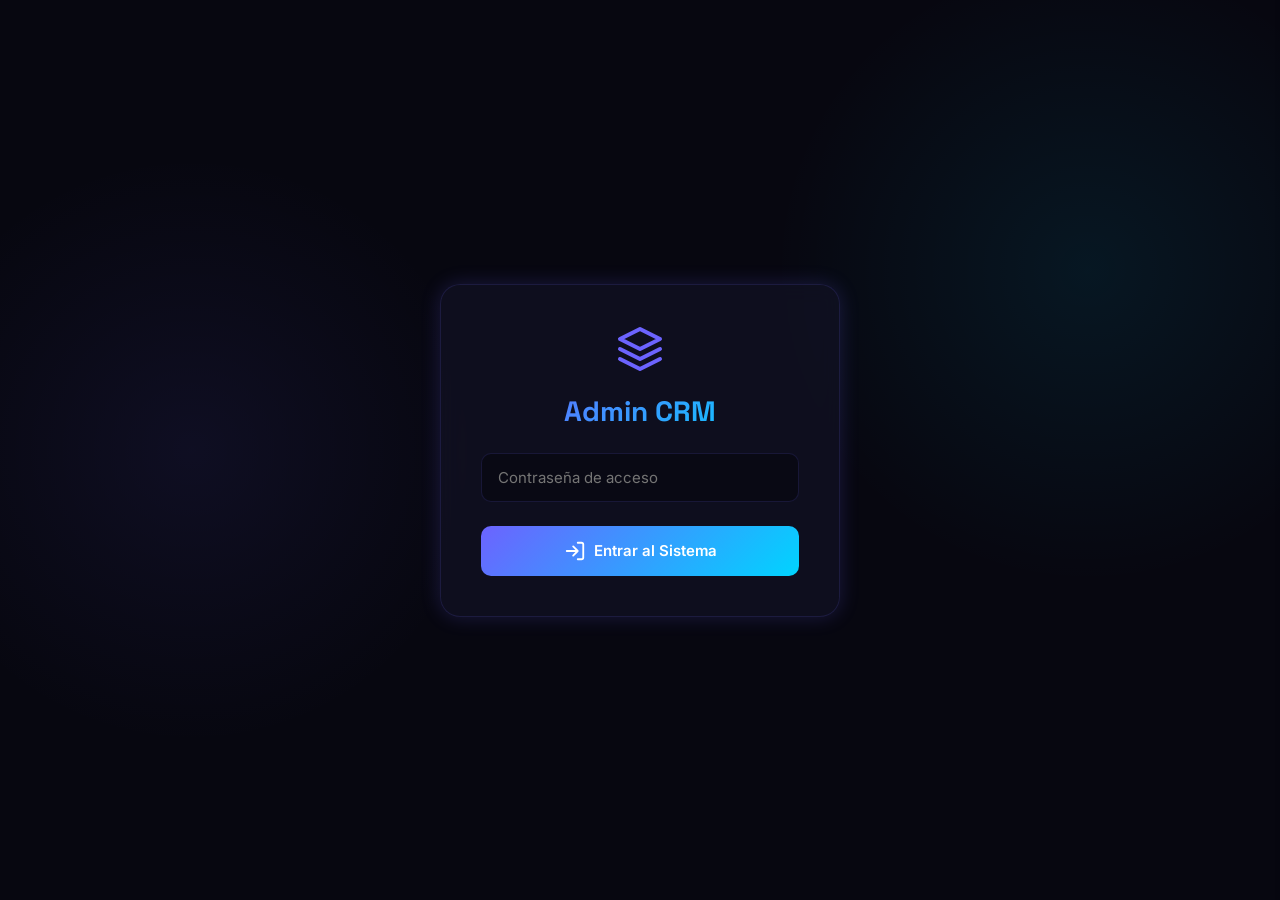
<file: admin.html>
<!DOCTYPE html>
<html lang="es">
<head>
    <meta charset="UTF-8">
    <meta name="viewport" content="width=device-width, initial-scale=1.0">
    <title>Admin CRM - Portafolio</title>
    <link href="https://fonts.googleapis.com/css2?family=Space+Grotesk:wght@300;400;500;600;700&family=Inter:wght@400;500;600&display=swap" rel="stylesheet">
    <style>
        :root {
            --bg-dark: #070710;
            --bg-sidebar: #0a0a16;
            --bg-card: rgba(20, 20, 40, 0.6);
            --bg-hover: rgba(108, 99, 255, 0.1);
            --text-main: #f0f0f5;
            --text-muted: #8e8eab;
            --accent-primary: #6c63ff;
            --accent-secondary: #00d4ff;
            --accent-success: #00e676;
            --accent-warning: #ffd740;
            --accent-danger: #ff5252;
            --border-color: rgba(108, 99, 255, 0.15);
            --gradient: linear-gradient(135deg, var(--accent-primary), var(--accent-secondary));
            --shadow-glow: 0 0 20px rgba(108, 99, 255, 0.2);
        }

        * { margin: 0; padding: 0; box-sizing: border-box; font-family: 'Inter', sans-serif; }

        body {
            background-color: var(--bg-dark);
            color: var(--text-main);
            min-height: 100vh;
            overflow: hidden;
            display: flex;
        }

        /* --- SVG ICONS --- */
        svg { width: 22px; height: 22px; stroke: currentColor; stroke-width: 2; stroke-linecap: round; stroke-linejoin: round; fill: none; }
        
        /* --- LOGIN SCREEN --- */
        #login-screen {
            position: fixed; inset: 0; background: var(--bg-dark); z-index: 1000;
            display: flex; flex-direction: column; justify-content: center; align-items: center;
            background-image: radial-gradient(circle at 15% 50%, rgba(108, 99, 255, 0.08), transparent 25%),
                              radial-gradient(circle at 85% 30%, rgba(0, 212, 255, 0.08), transparent 25%);
            transition: opacity 0.5s;
        }
        .login-card { background: var(--bg-card); border: 1px solid var(--border-color); padding: 40px; border-radius: 20px; backdrop-filter: blur(10px); width: 100%; max-width: 400px; text-align: center; box-shadow: var(--shadow-glow); }
        .login-card h2 { font-family: 'Space Grotesk', sans-serif; margin-bottom: 24px; font-size: 28px; background: var(--gradient); -webkit-background-clip: text; background-clip: text; -webkit-text-fill-color: transparent; }
        .input-group { margin-bottom: 24px; text-align: left; }
        .input-group label { display: block; color: var(--text-muted); font-size: 14px; margin-bottom: 8px; font-weight: 500; }
        .input-group input, .input-group select, .input-group textarea {
            width: 100%; padding: 14px 16px; background: rgba(0,0,0,0.3); border: 1px solid var(--border-color);
            border-radius: 10px; color: white; font-size: 15px; outline: none; transition: border-color 0.3s;
        }
        .input-group input:focus, .input-group select:focus, .input-group textarea:focus { border-color: var(--accent-secondary); }
        
        .btn {
            background: var(--gradient); color: white; border: none; padding: 14px 24px; border-radius: 10px;
            font-size: 15px; font-weight: 600; cursor: pointer; transition: transform 0.2s, box-shadow 0.2s;
            display: inline-flex; align-items: center; justify-content: center; gap: 8px;
        }
        .btn:hover { transform: translateY(-2px); box-shadow: var(--shadow-glow); }
        .btn:disabled { opacity: 0.7; cursor: not-allowed; transform: none; box-shadow: none; }
        .btn-outline { background: transparent; border: 1px solid var(--border-color); color: var(--text-main); }
        .btn-outline:hover { background: var(--bg-hover); border-color: var(--accent-primary); }
        .btn-success { background: linear-gradient(135deg, #00b09b, #96c93d); }

        /* --- APP LAYOUT --- */
        #app-layout { display: none; width: 100%; height: 100vh; }
        #app-layout.active { display: flex; }

        /* --- SIDEBAR --- */
        .sidebar { width: 280px; background: var(--bg-sidebar); border-right: 1px solid var(--border-color); display: flex; flex-direction: column; padding: 24px 0; }
        .sidebar-brand { padding: 0 24px 32px; display: flex; align-items: center; gap: 12px; border-bottom: 1px solid var(--border-color); margin-bottom: 24px; }
        .sidebar-brand svg { color: var(--accent-secondary); width: 28px; height: 28px; }
        .sidebar-brand h2 { font-family: 'Space Grotesk', sans-serif; font-size: 20px; font-weight: 700; letter-spacing: 1px; }

        .nav-menu { flex-grow: 1; display: flex; flex-direction: column; gap: 8px; padding: 0 16px; }
        .nav-item {
            display: flex; align-items: center; gap: 12px; padding: 12px 16px; border-radius: 10px; color: var(--text-muted);
            text-decoration: none; font-weight: 500; cursor: pointer; transition: all 0.2s ease;
        }
        .nav-item:hover { color: var(--text-main); background: var(--bg-hover); }
        .nav-item.active { color: white; background: rgba(108, 99, 255, 0.15); border-left: 3px solid var(--accent-secondary); border-radius: 0 10px 10px 0; }
        .nav-item .badge-count { margin-left: auto; background: var(--accent-primary); color: white; font-size: 12px; padding: 2px 8px; border-radius: 20px; font-weight: 700; }

        /* --- MAIN CONTENT --- */
        .main-content { flex-grow: 1; display: flex; flex-direction: column; background: var(--bg-dark); overflow: hidden; position: relative; }
        .topbar { height: 80px; border-bottom: 1px solid var(--border-color); display: flex; align-items: center; justify-content: space-between; padding: 0 40px; background: rgba(10, 10, 22, 0.8); backdrop-filter: blur(10px); z-index: 10; }
        
        .search-container { position: relative; width: 350px; }
        .search-container svg { position: absolute; left: 16px; top: 50%; transform: translateY(-50%); color: var(--text-muted); width: 18px; height: 18px; }
        .search-container input { width: 100%; padding: 12px 16px 12px 44px; background: var(--bg-card); border: 1px solid var(--border-color); border-radius: 20px; color: white; outline: none; }
        .search-container input:focus { border-color: var(--accent-primary); box-shadow: 0 0 10px rgba(108, 99, 255, 0.1); }

        .content-area { flex-grow: 1; overflow-y: auto; padding: 40px; }

        .view-section { display: none; animation: fadeIn 0.4s ease; }
        .view-section.active { display: block; }
        @keyframes fadeIn { from { opacity: 0; transform: translateY(10px); } to { opacity: 1; transform: translateY(0); } }

        .page-header { margin-bottom: 32px; display: flex; justify-content: space-between; align-items: flex-end; }
        .page-header h1 { font-family: 'Space Grotesk', sans-serif; font-size: 32px; margin-bottom: 8px; }
        .page-header p { color: var(--text-muted); font-size: 15px; }

        /* --- DATA TABLE --- */
        .card-table { background: var(--bg-card); border: 1px solid var(--border-color); border-radius: 16px; overflow: hidden; box-shadow: 0 10px 30px rgba(0,0,0,0.2); }
        table { width: 100%; border-collapse: collapse; text-align: left; }
        th, td { padding: 16px 24px; border-bottom: 1px solid var(--border-color); }
        th { font-weight: 600; color: var(--text-muted); font-size: 12px; text-transform: uppercase; letter-spacing: 1px; background: rgba(0,0,0,0.2); }
        tr:hover td { background: var(--bg-hover); }
        tr { cursor: pointer; transition: background 0.2s; }
        
        .td-name { font-weight: 600; color: white; display: flex; align-items: center; gap: 12px; }
        .td-name .avatar { width: 32px; height: 32px; border-radius: 50%; background: var(--gradient); display: flex; align-items: center; justify-content: center; font-size: 14px; font-weight: bold; }
        .td-date { color: var(--text-muted); font-size: 13px; }
        .td-msg { max-width: 250px; white-space: nowrap; overflow: hidden; text-overflow: ellipsis; color: var(--text-muted); }

        /* --- BADGES --- */
        .status-badge { padding: 6px 12px; border-radius: 20px; font-size: 12px; font-weight: 600; display: inline-flex; align-items: center; gap: 6px; }
        .status-badge::before { content: ''; width: 6px; height: 6px; border-radius: 50%; }
        .status-por-responder { background: rgba(255, 82, 82, 0.1); color: var(--accent-danger); border: 1px solid rgba(255, 82, 82, 0.2); }
        .status-por-responder::before { background: var(--accent-danger); }
        .status-respondido { background: rgba(255, 215, 64, 0.1); color: var(--accent-warning); border: 1px solid rgba(255, 215, 64, 0.2); }
        .status-respondido::before { background: var(--accent-warning); }
        .status-cita { background: rgba(108, 99, 255, 0.1); color: var(--accent-primary); border: 1px solid rgba(108, 99, 255, 0.2); }
        .status-cita::before { background: var(--accent-primary); }
        .status-completado { background: rgba(0, 230, 118, 0.1); color: var(--accent-success); border: 1px solid rgba(0, 230, 118, 0.2); }
        .status-completado::before { background: var(--accent-success); }

        /* --- CRM MODAL (SIDE PANEL) --- */
        .side-panel {
            position: fixed; top: 0; right: -500px; width: 450px; height: 100vh;
            background: #11111d; border-left: 1px solid var(--border-color);
            box-shadow: -10px 0 30px rgba(0,0,0,0.5); z-index: 2000;
            transition: right 0.3s ease; display: flex; flex-direction: column;
        }
        .side-panel.open { right: 0; }
        .panel-overlay { position: fixed; inset: 0; background: rgba(0,0,0,0.5); backdrop-filter: blur(3px); z-index: 1999; display: none; }
        .panel-overlay.open { display: block; }

        .panel-header { padding: 24px; border-bottom: 1px solid var(--border-color); display: flex; justify-content: space-between; align-items: center; background: rgba(0,0,0,0.2); }
        .panel-header h3 { font-family: 'Space Grotesk', sans-serif; font-size: 20px; display: flex; align-items: center; gap: 8px;}
        .close-panel { background: none; border: none; color: var(--text-muted); cursor: pointer; padding: 4px; border-radius: 4px; }
        .close-panel:hover { color: white; background: rgba(255,255,255,0.1); }

        .panel-body { padding: 24px; overflow-y: auto; flex-grow: 1; }
        
        .client-info-card { background: rgba(0,0,0,0.3); border-radius: 12px; padding: 20px; margin-bottom: 24px; border: 1px solid rgba(255,255,255,0.05); }
        .info-row { display: flex; margin-bottom: 12px; font-size: 14px; }
        .info-row:last-child { margin-bottom: 0; }
        .info-label { width: 100px; color: var(--text-muted); font-weight: 500; }
        .info-val { color: white; flex-grow: 1; word-break: break-all; }
        .info-val a { color: var(--accent-secondary); text-decoration: none; }
        .info-val a:hover { text-decoration: underline; }

        .form-section { margin-bottom: 24px; }
        .form-section h4 { color: var(--text-main); font-size: 14px; text-transform: uppercase; letter-spacing: 1px; margin-bottom: 16px; border-bottom: 1px solid var(--border-color); padding-bottom: 8px; }

        .panel-footer { padding: 20px 24px; border-top: 1px solid var(--border-color); background: rgba(0,0,0,0.3); display: flex; justify-content: flex-end; gap: 12px; }

        /* Toast Notification */
        .toast { position: fixed; bottom: -60px; left: 50%; transform: translateX(-50%); background: var(--accent-success); color: #000; font-weight: 600; padding: 12px 24px; border-radius: 30px; box-shadow: 0 10px 20px rgba(0,230,118,0.3); transition: bottom 0.3s; z-index: 3000; display: flex; align-items: center; gap: 8px; }
        .toast.show { bottom: 30px; }

    </style>
</head>
<body>

    <!-- Login Screen -->
    <div id="login-screen">
        <div class="login-card">
            <svg style="width: 48px; height: 48px; color: var(--accent-primary); margin-bottom: 16px;" viewBox="0 0 24 24"><path d="M12 2L2 7l10 5 10-5-10-5zM2 17l10 5 10-5M2 12l10 5 10-5"/></svg>
            <h2>Admin CRM</h2>
            <div class="input-group">
                <input type="password" id="password-input" placeholder="Contraseña de acceso" onkeypress="if(event.key === 'Enter') login()">
            </div>
            <p id="error-msg" style="color: var(--accent-danger); margin-bottom: 16px; display: none; font-size: 14px;">Acceso denegado. Intenta de nuevo.</p>
            <button class="btn" onclick="login()" id="login-btn" style="width: 100%;">
                <svg viewBox="0 0 24 24"><path d="M15 3h4a2 2 0 0 1 2 2v14a2 2 0 0 1-2 2h-4M10 17l5-5-5-5M15 12H3"/></svg> Entrar al Sistema
            </button>
        </div>
    </div>

    <!-- App Layout -->
    <div id="app-layout">
        <!-- Sidebar -->
        <aside class="sidebar">
            <div class="sidebar-brand">
                <svg viewBox="0 0 24 24"><path d="M21 16V8a2 2 0 0 0-1-1.73l-7-4a2 2 0 0 0-2 0l-7 4A2 2 0 0 0 3 8v8a2 2 0 0 0 1 1.73l7 4a2 2 0 0 0 2 0l7-4A2 2 0 0 0 21 16z"></path><polyline points="3.27 6.96 12 12.01 20.73 6.96"></polyline><line x1="12" y1="22.08" x2="12" y2="12"></line></svg>
                <h2>Portafolio CRM</h2>
            </div>
            <div class="nav-menu">
                <a class="nav-item active" onclick="switchView('inbox', this)">
                    <svg viewBox="0 0 24 24"><path d="M4 4h16c1.1 0 2 .9 2 2v12c0 1.1-.9 2-2 2H4c-1.1 0-2-.9-2-2V6c0-1.1.9-2 2-2z"></path><polyline points="22,6 12,13 2,6"></polyline></svg>
                    Bandeja Inbox
                    <span class="badge-count" id="badge-inbox">0</span>
                </a>
                <a class="nav-item" onclick="switchView('projects', this)">
                    <svg viewBox="0 0 24 24"><rect x="3" y="4" width="18" height="18" rx="2" ry="2"></rect><line x1="16" y1="2" x2="16" y2="6"></line><line x1="8" y1="2" x2="8" y2="6"></line><line x1="3" y1="10" x2="21" y2="10"></line></svg>
                    Citas & Proyectos
                    <span class="badge-count" id="badge-projects" style="background: var(--accent-secondary);">0</span>
                </a>
            </div>
        </aside>

        <!-- Main Content -->
        <main class="main-content">
            <!-- Topbar -->
            <header class="topbar">
                <div class="search-container">
                    <svg viewBox="0 0 24 24"><circle cx="11" cy="11" r="8"></circle><line x1="21" y1="21" x2="16.65" y2="16.65"></line></svg>
                    <input type="text" id="global-search" placeholder="Buscar cliente por nombre o email..." oninput="renderCurrentView()">
                </div>
                <div>
                    <button class="btn btn-outline" onclick="fetchData()" id="refresh-btn">
                        <svg viewBox="0 0 24 24"><polyline points="23 4 23 10 17 10"></polyline><polyline points="1 20 1 14 7 14"></polyline><path d="M3.51 9a9 9 0 0 1 14.85-3.36L23 10M1 14l4.64 4.36A9 9 0 0 0 20.49 15"></path></svg> 
                        Sincronizar
                    </button>
                </div>
            </header>

            <div class="content-area">
                <!-- Inbox View -->
                <section id="view-inbox" class="view-section active">
                    <div class="page-header">
                        <div>
                            <h1>Bandeja de Entrada</h1>
                            <p>Nuevos mensajes de contacto e interesados por responder.</p>
                        </div>
                    </div>
                    <div class="card-table">
                        <table>
                            <thead>
                                <tr>
                                    <th>Cliente</th>
                                    <th>Servicio</th>
                                    <th>Estado</th>
                                    <th>Fecha</th>
                                </tr>
                            </thead>
                            <tbody id="table-inbox">
                                <!-- Data injected here -->
                            </tbody>
                        </table>
                    </div>
                </section>

                <!-- Projects View -->
                <section id="view-projects" class="view-section">
                    <div class="page-header">
                        <div>
                            <h1>Citas & Proyectos</h1>
                            <p>Gestión de clientes agendados, proyectos en curso y completados.</p>
                        </div>
                    </div>
                    <div class="card-table">
                        <table>
                            <thead>
                                <tr>
                                    <th>Cliente</th>
                                    <th>Enlace Web</th>
                                    <th>Estado</th>
                                    <th>Presupuesto</th>
                                </tr>
                            </thead>
                            <tbody id="table-projects">
                                <!-- Data injected here -->
                            </tbody>
                        </table>
                    </div>
                </section>
            </div>
        </main>
    </div>

    <!-- CRM Side Panel (Edit Row) -->
    <div class="panel-overlay" id="panel-overlay" onclick="closePanel()"></div>
    <div class="side-panel" id="side-panel">
        <div class="panel-header">
            <h3><svg viewBox="0 0 24 24"><path d="M20 21v-2a4 4 0 0 0-4-4H8a4 4 0 0 0-4 4v2"></path><circle cx="12" cy="7" r="4"></circle></svg> Ficha de Cliente</h3>
            <button class="close-panel" onclick="closePanel()"><svg viewBox="0 0 24 24"><line x1="18" y1="6" x2="6" y2="18"></line><line x1="6" y1="6" x2="18" y2="18"></line></svg></button>
        </div>
        
        <div class="panel-body">
            <div class="client-info-card">
                <div class="info-row"><div class="info-label">Nombre</div><div class="info-val" id="pd-name"></div></div>
                <div class="info-row"><div class="info-label">Email</div><div class="info-val"><a href="#" id="pd-email"></a></div></div>
                <div class="info-row"><div class="info-label">Servicio</div><div class="info-val" id="pd-service" style="color: var(--accent-secondary);"></div></div>
                <div class="info-row"><div class="info-label">Mensaje</div><div class="info-val" id="pd-msg" style="color: #ccc; font-style: italic;"></div></div>
                <div class="info-row" style="margin-top:12px; font-size:12px;"><div class="info-label">Fecha</div><div class="info-val" id="pd-date"></div></div>
            </div>

            <input type="hidden" id="edit-row-index">

            <div class="form-section">
                <h4>Gestión Comercial</h4>
                
                <div class="input-group">
                    <label>Estado del Contacto</label>
                    <select id="edit-estado">
                        <option value="Por Responder">Por Responder</option>
                        <option value="Respondido">Respondido</option>
                        <option value="Cita Agendada">Cita Agendada</option>
                        <option value="En Progreso">Proyecto Anclado</option>
                        <option value="Completado">Completado</option>
                    </select>
                </div>

                <div class="input-group">
                    <label>Presupuesto / Precio Ofrecido</label>
                    <input type="text" id="edit-presupuesto" placeholder="Ej. $500 USD">
                </div>
            </div>

            <div class="form-section">
                <h4>Detalles Técnicos</h4>
                
                <div class="input-group">
                    <label>Enlace de Referencia / Web del Cliente</label>
                    <input type="url" id="edit-link" placeholder="https://ejemplo.com">
                </div>

                <div class="input-group">
                    <label>Notas Privadas</label>
                    <textarea id="edit-notas" rows="4" placeholder="Escribe anotaciones solo visibles para ti..."></textarea>
                </div>
            </div>
        </div>

        <div class="panel-footer">
            <button class="btn btn-outline" onclick="closePanel()">Cancelar</button>
            <button class="btn btn-success" id="save-btn" onclick="saveChanges()">
                <svg viewBox="0 0 24 24"><path d="M19 21H5a2 2 0 0 1-2-2V5a2 2 0 0 1 2-2h11l5 5v11a2 2 0 0 1-2 2z"></path><polyline points="17 21 17 13 7 13 7 21"></polyline><polyline points="7 3 7 8 15 8"></polyline></svg>
                Guardar Cambios
            </button>
        </div>
    </div>

    <!-- Toast -->
    <div class="toast" id="toast">
        <svg viewBox="0 0 24 24"><polyline points="20 6 9 17 4 12"></polyline></svg>
        <span id="toast-msg">Guardado correctamente</span>
    </div>

    <script>
        const SCRIPT_URL = 'https://script.google.com/macros/s/AKfycbyuJJORJ9n3VtVrEXo6EfZDbtBsKCmxSbFjIUopUUD-Zw5eoXMZAf7oz5fmp2EmN9JE_g/exec';
        let fullData = [];
        let currentApiKey = '';
        let activeView = 'inbox'; // 'inbox' or 'projects'

        // Utility: Parse status to CSS class
        function getStatusClass(status) {
            const s = (status || '').toLowerCase();
            if (s.includes('por responder')) return 'status-por-responder';
            if (s.includes('respondido')) return 'status-respondido';
            if (s.includes('cita')) return 'status-cita';
            if (s.includes('progreso') || s.includes('completado') || s.includes('proyecto')) return 'status-completado';
            return 'status-por-responder'; // default
        }

        async function login() {
            const pwd = document.getElementById('password-input').value;
            const btn = document.getElementById('login-btn');
            const error = document.getElementById('error-msg');
            
            if (!pwd) return;

            btn.innerHTML = '<svg viewBox="0 0 24 24"><line x1="12" y1="2" x2="12" y2="6"></line><line x1="12" y1="18" x2="12" y2="22"></line><line x1="4.93" y1="4.93" x2="7.76" y2="7.76"></line><line x1="16.24" y1="16.24" x2="19.07" y2="19.07"></line><line x1="2" y1="12" x2="6" y2="12"></line><line x1="18" y1="12" x2="22" y2="12"></line><line x1="4.93" y1="19.07" x2="7.76" y2="16.24"></line><line x1="16.24" y1="7.76" x2="19.07" y2="4.93"></line></svg> Conectando...';
            btn.disabled = true;
            error.style.display = 'none';

            try {
                const res = await fetch(`${SCRIPT_URL}?apiKey=${encodeURIComponent(pwd)}`);
                const result = await res.json();

                if (result.result === 'success') {
                    currentApiKey = pwd;
                    document.getElementById('login-screen').style.opacity = '0';
                    setTimeout(() => {
                        document.getElementById('login-screen').style.display = 'none';
                        document.getElementById('app-layout').classList.add('active');
                        processData(result.data);
                    }, 400);
                } else {
                    throw new Error("Clave inválida");
                }
            } catch (err) {
                error.style.display = 'block';
                btn.innerHTML = '<svg viewBox="0 0 24 24"><path d="M15 3h4a2 2 0 0 1 2 2v14a2 2 0 0 1-2 2h-4M10 17l5-5-5-5M15 12H3"/></svg> Entrar al Sistema';
                btn.disabled = false;
            }
        }

        async function fetchData() {
            if (!currentApiKey) return;
            const btn = document.getElementById('refresh-btn');
            const origHTML = btn.innerHTML;
            btn.innerHTML = '<svg viewBox="0 0 24 24"><path d="M21.5 2v6h-6M21.34 15.57a10 10 0 1 1-.92-10.26l3.08 3.19"></path></svg> Sincronizando...';
            btn.disabled = true;
            
            try {
                const res = await fetch(`${SCRIPT_URL}?apiKey=${currentApiKey}`);
                const result = await res.json();
                if (result.result === 'success') {
                    processData(result.data);
                    showToast("Datos sincronizados");
                }
            } catch (err) {
                console.error(err);
                alert("Error sincronizando los datos con la base de datos.");
            } finally {
                btn.innerHTML = origHTML;
                btn.disabled = false;
            }
        }

        function processData(data) {
            // Filtrar vacíos
            fullData = data.filter(r => r.nombre || r.email || r.mensaje);
            renderCurrentView();
            updateBadges();
        }

        function updateBadges() {
            let inboxCount = 0;
            let projectCount = 0;
            
            fullData.forEach(r => {
                const st = (r.estado || '').toLowerCase();
                const isProject = st.includes('cita') || st.includes('progreso') || st.includes('completado');
                if (isProject) projectCount++;
                else inboxCount++;
            });

            document.getElementById('badge-inbox').innerText = inboxCount;
            document.getElementById('badge-projects').innerText = projectCount;
        }

        function switchView(viewName, el) {
            document.querySelectorAll('.nav-item').forEach(n => n.classList.remove('active'));
            el.classList.add('active');
            
            document.querySelectorAll('.view-section').forEach(s => s.classList.remove('active'));
            document.getElementById(`view-${viewName}`).classList.add('active');
            
            activeView = viewName;
            renderCurrentView();
        }

        function renderCurrentView() {
            const query = document.getElementById('global-search').value.toLowerCase();
            
            const filtered = fullData.filter(r => {
                // Filtro de Búsqueda estricto como String para evitar crashes si el valor es numérico en excel (ej. 123)
                const sName = String(r.nombre || '').toLowerCase();
                const sEmail = String(r.email || '').toLowerCase();
                
                const matchSearch = sName.includes(query) || sEmail.includes(query);
                if (!matchSearch) return false;

                // Filtro de Sección
                const st = String(r.estado || 'Por Responder').toLowerCase();
                const isProject = st.includes('cita') || st.includes('progreso') || st.includes('completado');
                
                if (activeView === 'inbox') return !isProject;
                if (activeView === 'projects') return isProject;
                return true;
            });

            const tbody = document.getElementById(`table-${activeView}`);
            tbody.innerHTML = '';

            if (filtered.length === 0) {
                tbody.innerHTML = `<tr><td colspan="4" style="text-align:center; padding: 40px; color: var(--text-muted);">No hay registros aquí.</td></tr>`;
                return;
            }

            filtered.forEach(row => {
                const tr = document.createElement('tr');
                tr.onclick = () => openPanel(row);
                
                // Formato Fecha
                let fd = 'N/A';
                if(row.fecha) {
                    const d = new Date(row.fecha);
                    fd = d.toLocaleDateString('es-ES', { day: '2-digit', month: 'short' });
                }

                // Castear a String para evitar errores .trim()
                const n = String(row.nombre || 'Anónimo');
                const initial = n.trim().charAt(0).toUpperCase();
                const stClass = getStatusClass(row.estado);

                if (activeView === 'inbox') {
                    tr.innerHTML = `
                        <td>
                            <div class="td-name">
                                <div class="avatar">${initial}</div>
                                <div>
                                    <div>${n}</div>
                                    <div style="font-size:12px; font-weight:400; color:var(--text-muted);">${row.email || 'Sin email'}</div>
                                </div>
                            </div>
                        </td>
                        <td style="color:var(--text-muted);">${row.servicio || 'General'}</td>
                        <td><span class="status-badge ${stClass}">${row.estado || 'Por Responder'}</span></td>
                        <td class="td-date">${fd}</td>
                    `;
                } else {
                    // Vista Proyectos
                    const linkHT = row.link_web ? `<a href="${row.link_web}" target="_blank" style="color:var(--accent-secondary); text-decoration:none;">↗ Abrir Link</a>` : '<span style="color:var(--text-muted); font-size:12px;">Sin link</span>';
                    tr.innerHTML = `
                        <td>
                            <div class="td-name">
                                <div class="avatar" style="background:var(--bg-card); border:1px solid var(--accent-secondary); color:var(--accent-secondary);">${initial}</div>
                                <div>
                                    <div>${n}</div>
                                    <div style="font-size:12px; font-weight:400; color:var(--text-muted);">${row.servicio || 'General'}</div>
                                </div>
                            </div>
                        </td>
                        <td>${linkHT}</td>
                        <td><span class="status-badge ${stClass}">${row.estado || 'Cita Agendada'}</span></td>
                        <td style="color:var(--text-main); font-family:'Space Grotesk', sans-serif;">${row.presupuesto || '--'}</td>
                    `;
                }

                tbody.appendChild(tr);
            });
        }

        // --- PANEL LOGIC ---
        function openPanel(row) {
            document.getElementById('edit-row-index').value = row.rowindex || row.rowIndex;
            
            // Textos lectura
            document.getElementById('pd-name').innerText = row.nombre || 'Anónimo';
            document.getElementById('pd-email').innerText = row.email || 'N/A';
            document.getElementById('pd-email').href = `mailto:${row.email || ''}`;
            document.getElementById('pd-service').innerText = row.servicio || 'General';
            document.getElementById('pd-msg').innerText = `"${row.mensaje || 'S/M'}"`;
            
            let dString = '';
            if(row.fecha) dString = new Date(row.fecha).toLocaleString('es-ES');
            document.getElementById('pd-date').innerText = dString;

            // Inputs edición
            let est = row.estado || 'Por Responder';
            // Validar que el select tenga la opcion
            const selOptions = Array.from(document.getElementById('edit-estado').options).map(o => o.value);
            if (!selOptions.includes(est)) est = 'Por Responder';
            
            document.getElementById('edit-estado').value = est;
            document.getElementById('edit-presupuesto').value = row.presupuesto || '';
            document.getElementById('edit-link').value = row.link_web || '';
            document.getElementById('edit-notas').value = row.notas || '';

            // Mostrar
            document.getElementById('panel-overlay').classList.add('open');
            document.getElementById('side-panel').classList.add('open');
        }

        function closePanel() {
            document.getElementById('side-panel').classList.remove('open');
            document.getElementById('panel-overlay').classList.remove('open');
        }

        async function saveChanges() {
            const rowIndex = document.getElementById('edit-row-index').value;
            const btn = document.getElementById('save-btn');
            if (!rowIndex) return;

            const estado = document.getElementById('edit-estado').value;
            const presupuesto = document.getElementById('edit-presupuesto').value;
            const link_web = document.getElementById('edit-link').value;
            const notas = document.getElementById('edit-notas').value;

            btn.innerHTML = '<svg viewBox="0 0 24 24"><circle cx="12" cy="12" r="10"></circle><polyline points="12 6 12 12 16 14"></polyline></svg> Guardando...';
            btn.disabled = true;

            // FIX: Enviar como Form Data (application/x-www-form-urlencoded) para que Google Apps Script lo lea correctamente en e.parameter
            const params = new URLSearchParams();
            params.append('action', 'update');
            params.append('apiKey', currentApiKey);
            params.append('rowIndex', rowIndex);
            params.append('estado', estado);
            params.append('presupuesto', presupuesto);
            params.append('link_web', link_web);
            params.append('notas', notas);

            try {
                const response = await fetch(SCRIPT_URL, {
                    method: 'POST',
                    body: params
                });
                
                const result = await response.json();
                
                if(result.result === 'success') {
                    // Actualizar memoria local
                    const rowObj = fullData.find(r => (r.rowindex || r.rowIndex) == rowIndex);
                    if (rowObj) {
                        rowObj.estado = estado;
                        rowObj.presupuesto = presupuesto;
                        rowObj.link_web = link_web;
                        rowObj.notas = notas;
                    }
                    
                    showToast("¡Cliente Actualizado con Éxito! 🚀");
                    closePanel();
                    renderCurrentView(); // Actualizar visualmente la tabla
                    updateBadges();      // Actualizar los numeritos del sidebar
                } else {
                    throw new Error(result.error || "Fallo en backend");
                }
            } catch (err) {
                console.error("Error completo:", err);
                alert("Hubo un error al guardar. Asegúrate de tener conexión y de que el SCRIPT_URL es el correcto.");
            } finally {
                btn.innerHTML = `<svg viewBox="0 0 24 24"><path d="M19 21H5a2 2 0 0 1-2-2V5a2 2 0 0 1 2-2h11l5 5v11a2 2 0 0 1-2 2z"></path><polyline points="17 21 17 13 7 13 7 21"></polyline><polyline points="7 3 7 8 15 8"></polyline></svg> Guardar Cambios`;
                btn.disabled = false;
            }
        }

        // --- TOAST ---
        function showToast(msg) {
            const toast = document.getElementById('toast');
            document.getElementById('toast-msg').innerText = msg;
            toast.classList.add('show');
            setTimeout(() => { toast.classList.remove('show'); }, 3000);
        }
    </script>
</body>
</html>
</file>
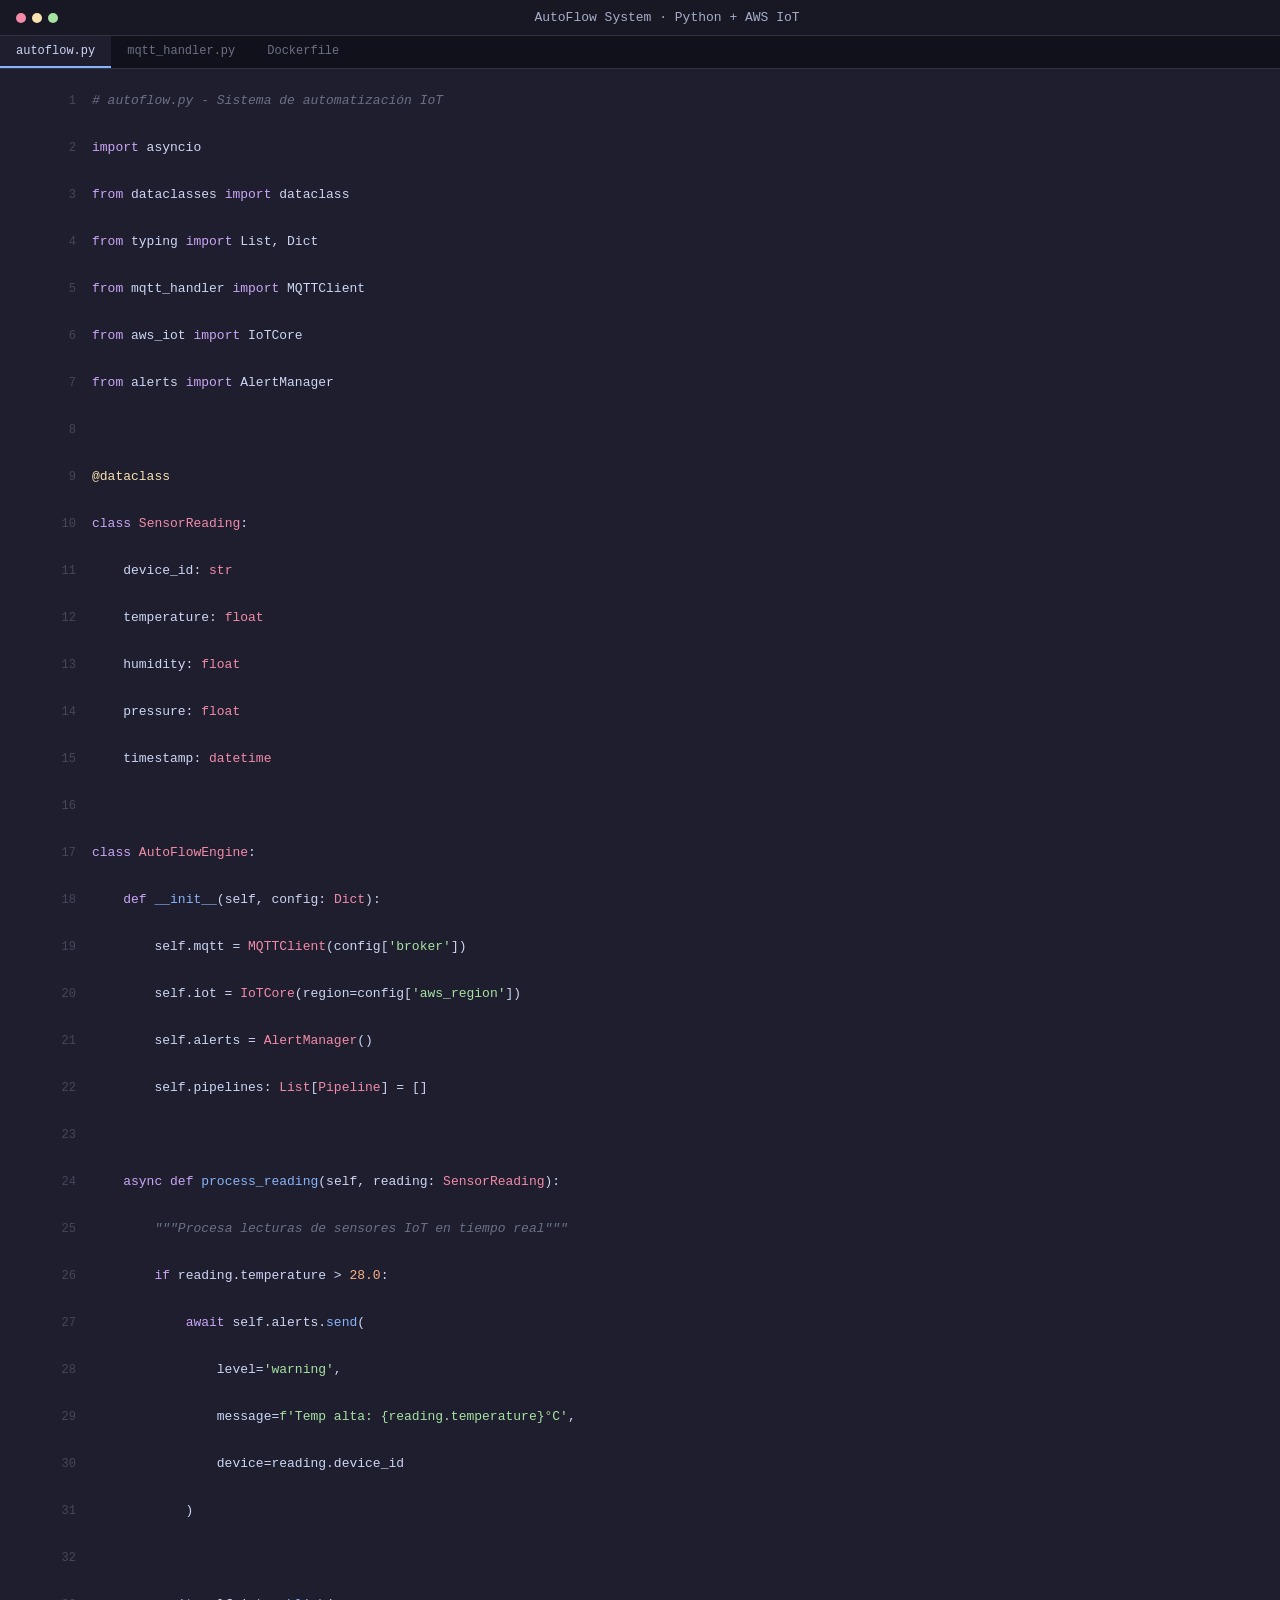
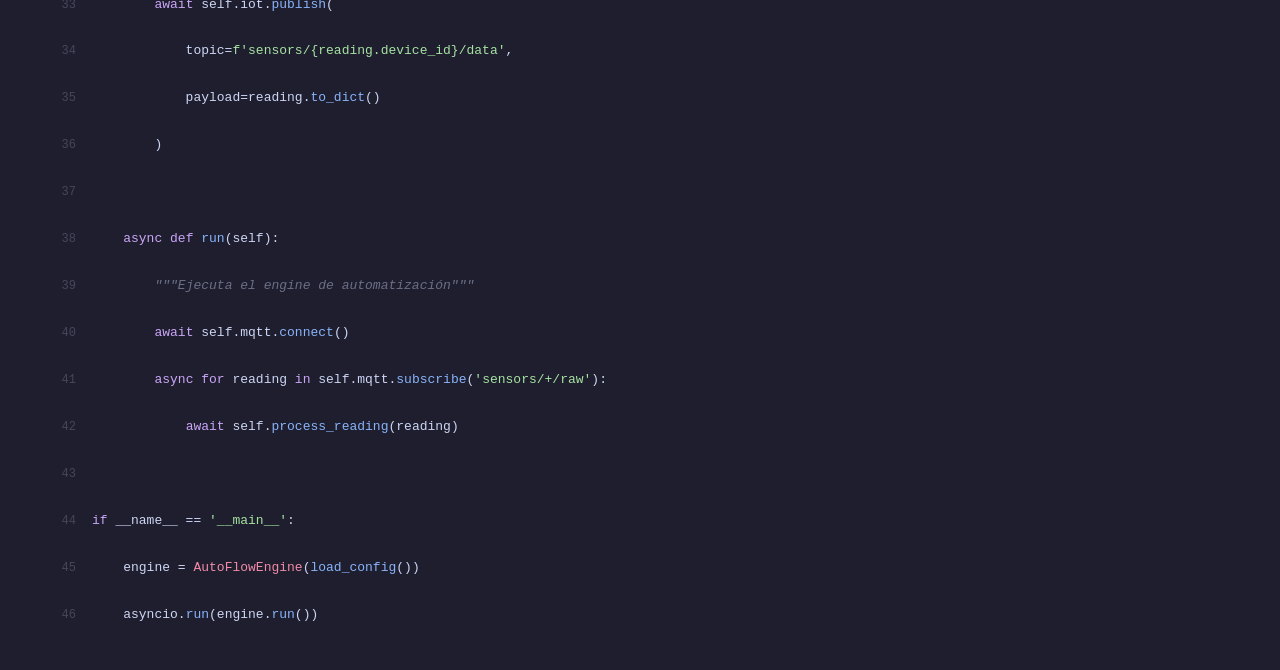
<file: demos/autoflow-code.html>
<!DOCTYPE html>
<html lang="es"><head><meta charset="UTF-8"><meta name="viewport" content="width=device-width,initial-scale=1.0"><title>Código - AutoFlow</title>
<style>*{margin:0;padding:0;box-sizing:border-box}body{font-family:'Courier New',monospace;background:#1e1e2e;color:#cdd6f4}.toolbar{display:flex;align-items:center;gap:12px;padding:10px 16px;background:#181825;border-bottom:1px solid #313244;position:sticky;top:0}.toolbar .dots{display:flex;gap:6px}.toolbar .dots span{width:10px;height:10px;border-radius:50%}.toolbar .filename{font-size:13px;color:#a6adc8;flex:1;text-align:center}.tab-bar{display:flex;background:#11111b;border-bottom:1px solid #313244;overflow-x:auto}.tab{padding:8px 16px;font-size:12px;color:#6c7086;border-bottom:2px solid transparent;white-space:nowrap}.tab.active{color:#cdd6f4;background:#1e1e2e;border-bottom-color:#89b4fa}pre{padding:20px;font-size:13px;line-height:1.8;overflow-x:auto;counter-reset:line}.line{display:block;padding:0 16px}.line::before{counter-increment:line;content:counter(line);display:inline-block;width:40px;text-align:right;margin-right:16px;color:#45475a;font-size:12px}.kw{color:#cba6f7}.fn{color:#89b4fa}.str{color:#a6e3a1}.cm{color:#6c7086;font-style:italic}.num{color:#fab387}.dec{color:#f9e2af}.typ{color:#f38ba8}</style></head><body>
<div class="toolbar"><div class="dots"><span style="background:#f38ba8"></span><span style="background:#f9e2af"></span><span style="background:#a6e3a1"></span></div><span class="filename">AutoFlow System · Python + AWS IoT</span></div>
<div class="tab-bar"><div class="tab active">autoflow.py</div><div class="tab">mqtt_handler.py</div><div class="tab">Dockerfile</div></div>
<pre>
<span class="line"><span class="cm"># autoflow.py - Sistema de automatización IoT</span></span>
<span class="line"><span class="kw">import</span> asyncio</span>
<span class="line"><span class="kw">from</span> dataclasses <span class="kw">import</span> dataclass</span>
<span class="line"><span class="kw">from</span> typing <span class="kw">import</span> List, Dict</span>
<span class="line"><span class="kw">from</span> mqtt_handler <span class="kw">import</span> MQTTClient</span>
<span class="line"><span class="kw">from</span> aws_iot <span class="kw">import</span> IoTCore</span>
<span class="line"><span class="kw">from</span> alerts <span class="kw">import</span> AlertManager</span>
<span class="line"></span>
<span class="line"><span class="dec">@dataclass</span></span>
<span class="line"><span class="kw">class</span> <span class="typ">SensorReading</span>:</span>
<span class="line">    device_id: <span class="typ">str</span></span>
<span class="line">    temperature: <span class="typ">float</span></span>
<span class="line">    humidity: <span class="typ">float</span></span>
<span class="line">    pressure: <span class="typ">float</span></span>
<span class="line">    timestamp: <span class="typ">datetime</span></span>
<span class="line"></span>
<span class="line"><span class="kw">class</span> <span class="typ">AutoFlowEngine</span>:</span>
<span class="line">    <span class="kw">def</span> <span class="fn">__init__</span>(self, config: <span class="typ">Dict</span>):</span>
<span class="line">        self.mqtt = <span class="typ">MQTTClient</span>(config[<span class="str">'broker'</span>])</span>
<span class="line">        self.iot = <span class="typ">IoTCore</span>(region=config[<span class="str">'aws_region'</span>])</span>
<span class="line">        self.alerts = <span class="typ">AlertManager</span>()</span>
<span class="line">        self.pipelines: <span class="typ">List</span>[<span class="typ">Pipeline</span>] = []</span>
<span class="line"></span>
<span class="line">    <span class="kw">async def</span> <span class="fn">process_reading</span>(self, reading: <span class="typ">SensorReading</span>):</span>
<span class="line">        <span class="cm">"""Procesa lecturas de sensores IoT en tiempo real"""</span></span>
<span class="line">        <span class="kw">if</span> reading.temperature > <span class="num">28.0</span>:</span>
<span class="line">            <span class="kw">await</span> self.alerts.<span class="fn">send</span>(</span>
<span class="line">                level=<span class="str">'warning'</span>,</span>
<span class="line">                message=<span class="str">f'Temp alta: {reading.temperature}°C'</span>,</span>
<span class="line">                device=reading.device_id</span>
<span class="line">            )</span>
<span class="line"></span>
<span class="line">        <span class="kw">await</span> self.iot.<span class="fn">publish</span>(</span>
<span class="line">            topic=<span class="str">f'sensors/{reading.device_id}/data'</span>,</span>
<span class="line">            payload=reading.<span class="fn">to_dict</span>()</span>
<span class="line">        )</span>
<span class="line"></span>
<span class="line">    <span class="kw">async def</span> <span class="fn">run</span>(self):</span>
<span class="line">        <span class="cm">"""Ejecuta el engine de automatización"""</span></span>
<span class="line">        <span class="kw">await</span> self.mqtt.<span class="fn">connect</span>()</span>
<span class="line">        <span class="kw">async for</span> reading <span class="kw">in</span> self.mqtt.<span class="fn">subscribe</span>(<span class="str">'sensors/+/raw'</span>):</span>
<span class="line">            <span class="kw">await</span> self.<span class="fn">process_reading</span>(reading)</span>
<span class="line"></span>
<span class="line"><span class="kw">if</span> __name__ == <span class="str">'__main__'</span>:</span>
<span class="line">    engine = <span class="typ">AutoFlowEngine</span>(<span class="fn">load_config</span>())</span>
<span class="line">    asyncio.<span class="fn">run</span>(engine.<span class="fn">run</span>())</span>
</pre></body></html>
</file>
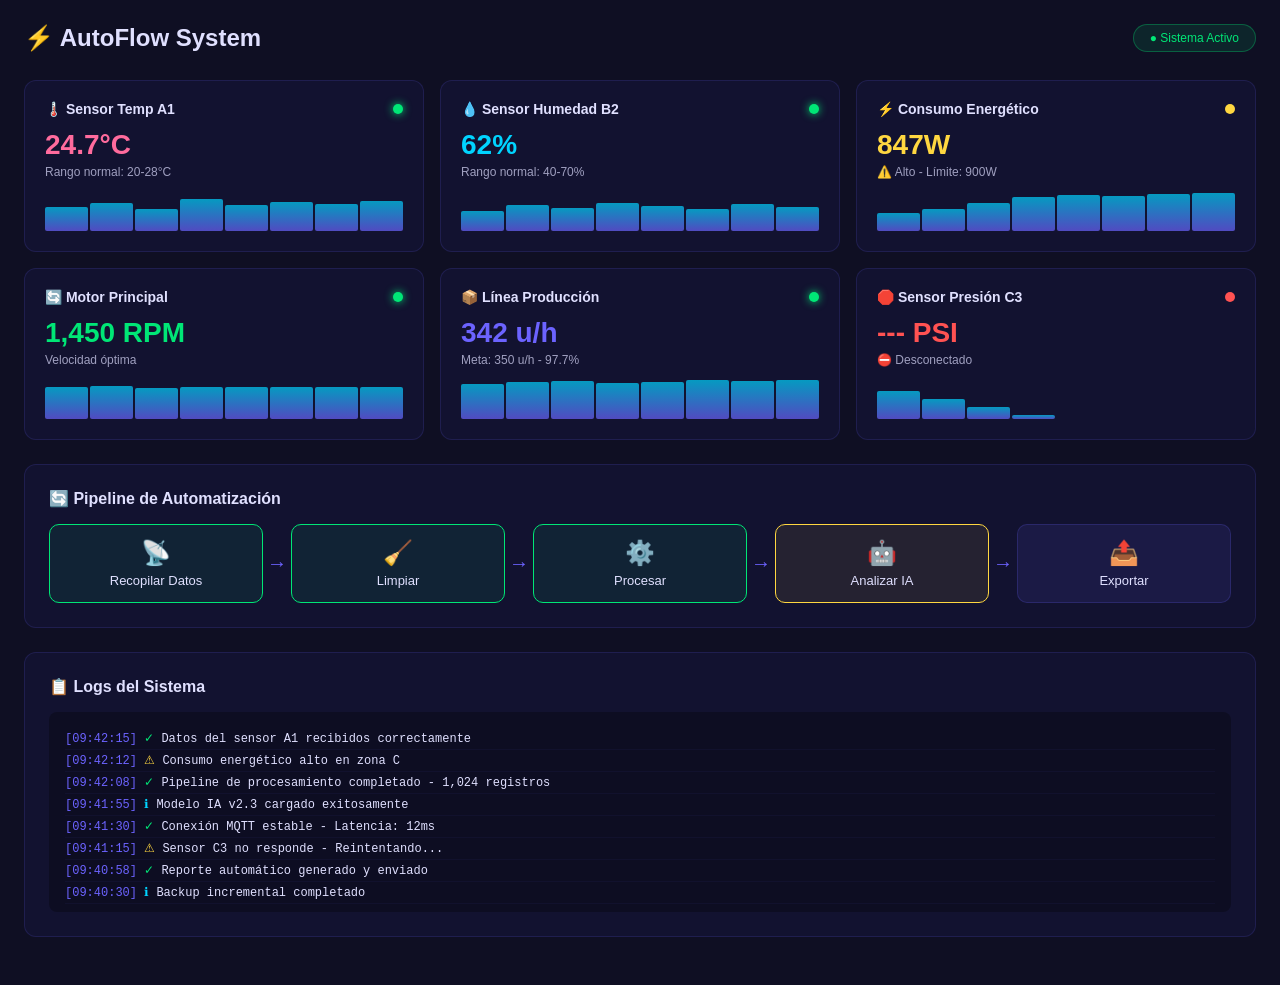
<file: demos/autoflow.html>
<!DOCTYPE html>
<html lang="es">
<head>
<meta charset="UTF-8"><meta name="viewport" content="width=device-width, initial-scale=1.0">
<title>AutoFlow System - Demo</title>
<style>
*{margin:0;padding:0;box-sizing:border-box}
body{font-family:'Segoe UI',sans-serif;background:#0f0f23;color:#e0e0ff;padding:24px}
.header{display:flex;justify-content:space-between;align-items:center;margin-bottom:28px;flex-wrap:wrap;gap:12px}
.header h1{font-size:24px;display:flex;align-items:center;gap:8px}
.header .status-badge{padding:6px 16px;background:rgba(0,230,118,.1);border:1px solid rgba(0,230,118,.3);color:#00e676;border-radius:20px;font-size:12px;animation:pulse 2s infinite}
@keyframes pulse{0%,100%{opacity:1}50%{opacity:.6}}
.grid{display:grid;grid-template-columns:repeat(3,1fr);gap:16px;margin-bottom:24px}
.device-card{background:rgba(20,20,55,.7);border:1px solid rgba(108,99,255,.15);border-radius:12px;padding:20px;transition:.3s}
.device-card:hover{border-color:rgba(108,99,255,.4);transform:translateY(-2px)}
.device-header{display:flex;justify-content:space-between;align-items:center;margin-bottom:12px}
.device-name{font-size:14px;font-weight:600}
.device-status{width:10px;height:10px;border-radius:50%}
.device-status.online{background:#00e676;box-shadow:0 0 8px #00e676}
.device-status.offline{background:#ff5252}
.device-status.warning{background:#ffd740}
.device-value{font-size:28px;font-weight:700;margin-bottom:4px}
.device-label{font-size:12px;color:#a0a0c0}
.device-chart{display:flex;align-items:flex-end;gap:2px;height:40px;margin-top:12px}
.device-chart div{flex:1;background:linear-gradient(to top,#6c63ff,#00d4ff);border-radius:2px;opacity:.7}
.flow-section{background:rgba(20,20,55,.7);border:1px solid rgba(108,99,255,.15);border-radius:12px;padding:24px;margin-bottom:24px}
.flow-section h3{font-size:16px;margin-bottom:16px}
.pipeline{display:flex;align-items:center;gap:0;flex-wrap:wrap}
.pipe-step{background:rgba(108,99,255,.1);border:1px solid rgba(108,99,255,.2);border-radius:10px;padding:14px 18px;font-size:13px;text-align:center;flex:1;min-width:120px}
.pipe-step .step-icon{font-size:24px;display:block;margin-bottom:6px}
.pipe-step.active{border-color:#00e676;background:rgba(0,230,118,.08)}
.pipe-step.processing{border-color:#ffd740;background:rgba(255,215,64,.08);animation:pulse 1.5s infinite}
.pipe-arrow{font-size:20px;color:#6c63ff;padding:0 4px}
.logs{background:rgba(0,0,0,.3);border-radius:8px;padding:16px;font-family:monospace;font-size:12px;max-height:200px;overflow-y:auto}
.log-line{padding:3px 0;border-bottom:1px solid rgba(108,99,255,.05)}
.log-time{color:#6c63ff}
.log-success{color:#00e676}
.log-warn{color:#ffd740}
.log-info{color:#00d4ff}
@media(max-width:768px){.grid{grid-template-columns:1fr}}
</style>
</head>
<body>
<div class="header">
    <h1>⚡ AutoFlow System</h1>
    <span class="status-badge">● Sistema Activo</span>
</div>
<div class="grid">
    <div class="device-card">
        <div class="device-header"><span class="device-name">🌡️ Sensor Temp A1</span><span class="device-status online"></span></div>
        <div class="device-value" style="color:#ff6b9d">24.7°C</div>
        <div class="device-label">Rango normal: 20-28°C</div>
        <div class="device-chart"><div style="height:60%"></div><div style="height:70%"></div><div style="height:55%"></div><div style="height:80%"></div><div style="height:65%"></div><div style="height:72%"></div><div style="height:68%"></div><div style="height:75%"></div></div>
    </div>
    <div class="device-card">
        <div class="device-header"><span class="device-name">💧 Sensor Humedad B2</span><span class="device-status online"></span></div>
        <div class="device-value" style="color:#00d4ff">62%</div>
        <div class="device-label">Rango normal: 40-70%</div>
        <div class="device-chart"><div style="height:50%"></div><div style="height:65%"></div><div style="height:58%"></div><div style="height:70%"></div><div style="height:62%"></div><div style="height:55%"></div><div style="height:68%"></div><div style="height:60%"></div></div>
    </div>
    <div class="device-card">
        <div class="device-header"><span class="device-name">⚡ Consumo Energético</span><span class="device-status warning"></span></div>
        <div class="device-value" style="color:#ffd740">847W</div>
        <div class="device-label">⚠️ Alto - Límite: 900W</div>
        <div class="device-chart"><div style="height:45%"></div><div style="height:55%"></div><div style="height:70%"></div><div style="height:85%"></div><div style="height:90%"></div><div style="height:88%"></div><div style="height:92%"></div><div style="height:95%"></div></div>
    </div>
    <div class="device-card">
        <div class="device-header"><span class="device-name">🔄 Motor Principal</span><span class="device-status online"></span></div>
        <div class="device-value" style="color:#00e676">1,450 RPM</div>
        <div class="device-label">Velocidad óptima</div>
        <div class="device-chart"><div style="height:80%"></div><div style="height:82%"></div><div style="height:78%"></div><div style="height:80%"></div><div style="height:81%"></div><div style="height:79%"></div><div style="height:80%"></div><div style="height:80%"></div></div>
    </div>
    <div class="device-card">
        <div class="device-header"><span class="device-name">📦 Línea Producción</span><span class="device-status online"></span></div>
        <div class="device-value" style="color:#6c63ff">342 u/h</div>
        <div class="device-label">Meta: 350 u/h - 97.7%</div>
        <div class="device-chart"><div style="height:88%"></div><div style="height:92%"></div><div style="height:95%"></div><div style="height:90%"></div><div style="height:93%"></div><div style="height:97%"></div><div style="height:96%"></div><div style="height:98%"></div></div>
    </div>
    <div class="device-card">
        <div class="device-header"><span class="device-name">🛑 Sensor Presión C3</span><span class="device-status offline"></span></div>
        <div class="device-value" style="color:#ff5252">--- PSI</div>
        <div class="device-label">⛔ Desconectado</div>
        <div class="device-chart"><div style="height:70%"></div><div style="height:50%"></div><div style="height:30%"></div><div style="height:10%"></div><div style="height:0%"></div><div style="height:0%"></div><div style="height:0%"></div><div style="height:0%"></div></div>
    </div>
</div>
<div class="flow-section">
    <h3>🔄 Pipeline de Automatización</h3>
    <div class="pipeline">
        <div class="pipe-step active"><span class="step-icon">📡</span>Recopilar Datos</div>
        <span class="pipe-arrow">→</span>
        <div class="pipe-step active"><span class="step-icon">🧹</span>Limpiar</div>
        <span class="pipe-arrow">→</span>
        <div class="pipe-step active"><span class="step-icon">⚙️</span>Procesar</div>
        <span class="pipe-arrow">→</span>
        <div class="pipe-step processing"><span class="step-icon">🤖</span>Analizar IA</div>
        <span class="pipe-arrow">→</span>
        <div class="pipe-step"><span class="step-icon">📤</span>Exportar</div>
    </div>
</div>
<div class="flow-section">
    <h3>📋 Logs del Sistema</h3>
    <div class="logs">
        <div class="log-line"><span class="log-time">[09:42:15]</span> <span class="log-success">✓</span> Datos del sensor A1 recibidos correctamente</div>
        <div class="log-line"><span class="log-time">[09:42:12]</span> <span class="log-warn">⚠</span> Consumo energético alto en zona C</div>
        <div class="log-line"><span class="log-time">[09:42:08]</span> <span class="log-success">✓</span> Pipeline de procesamiento completado - 1,024 registros</div>
        <div class="log-line"><span class="log-time">[09:41:55]</span> <span class="log-info">ℹ</span> Modelo IA v2.3 cargado exitosamente</div>
        <div class="log-line"><span class="log-time">[09:41:30]</span> <span class="log-success">✓</span> Conexión MQTT estable - Latencia: 12ms</div>
        <div class="log-line"><span class="log-time">[09:41:15]</span> <span class="log-warn">⚠</span> Sensor C3 no responde - Reintentando...</div>
        <div class="log-line"><span class="log-time">[09:40:58]</span> <span class="log-success">✓</span> Reporte automático generado y enviado</div>
        <div class="log-line"><span class="log-time">[09:40:30]</span> <span class="log-info">ℹ</span> Backup incremental completado</div>
    </div>
</div>
</body>
</html>
</file>
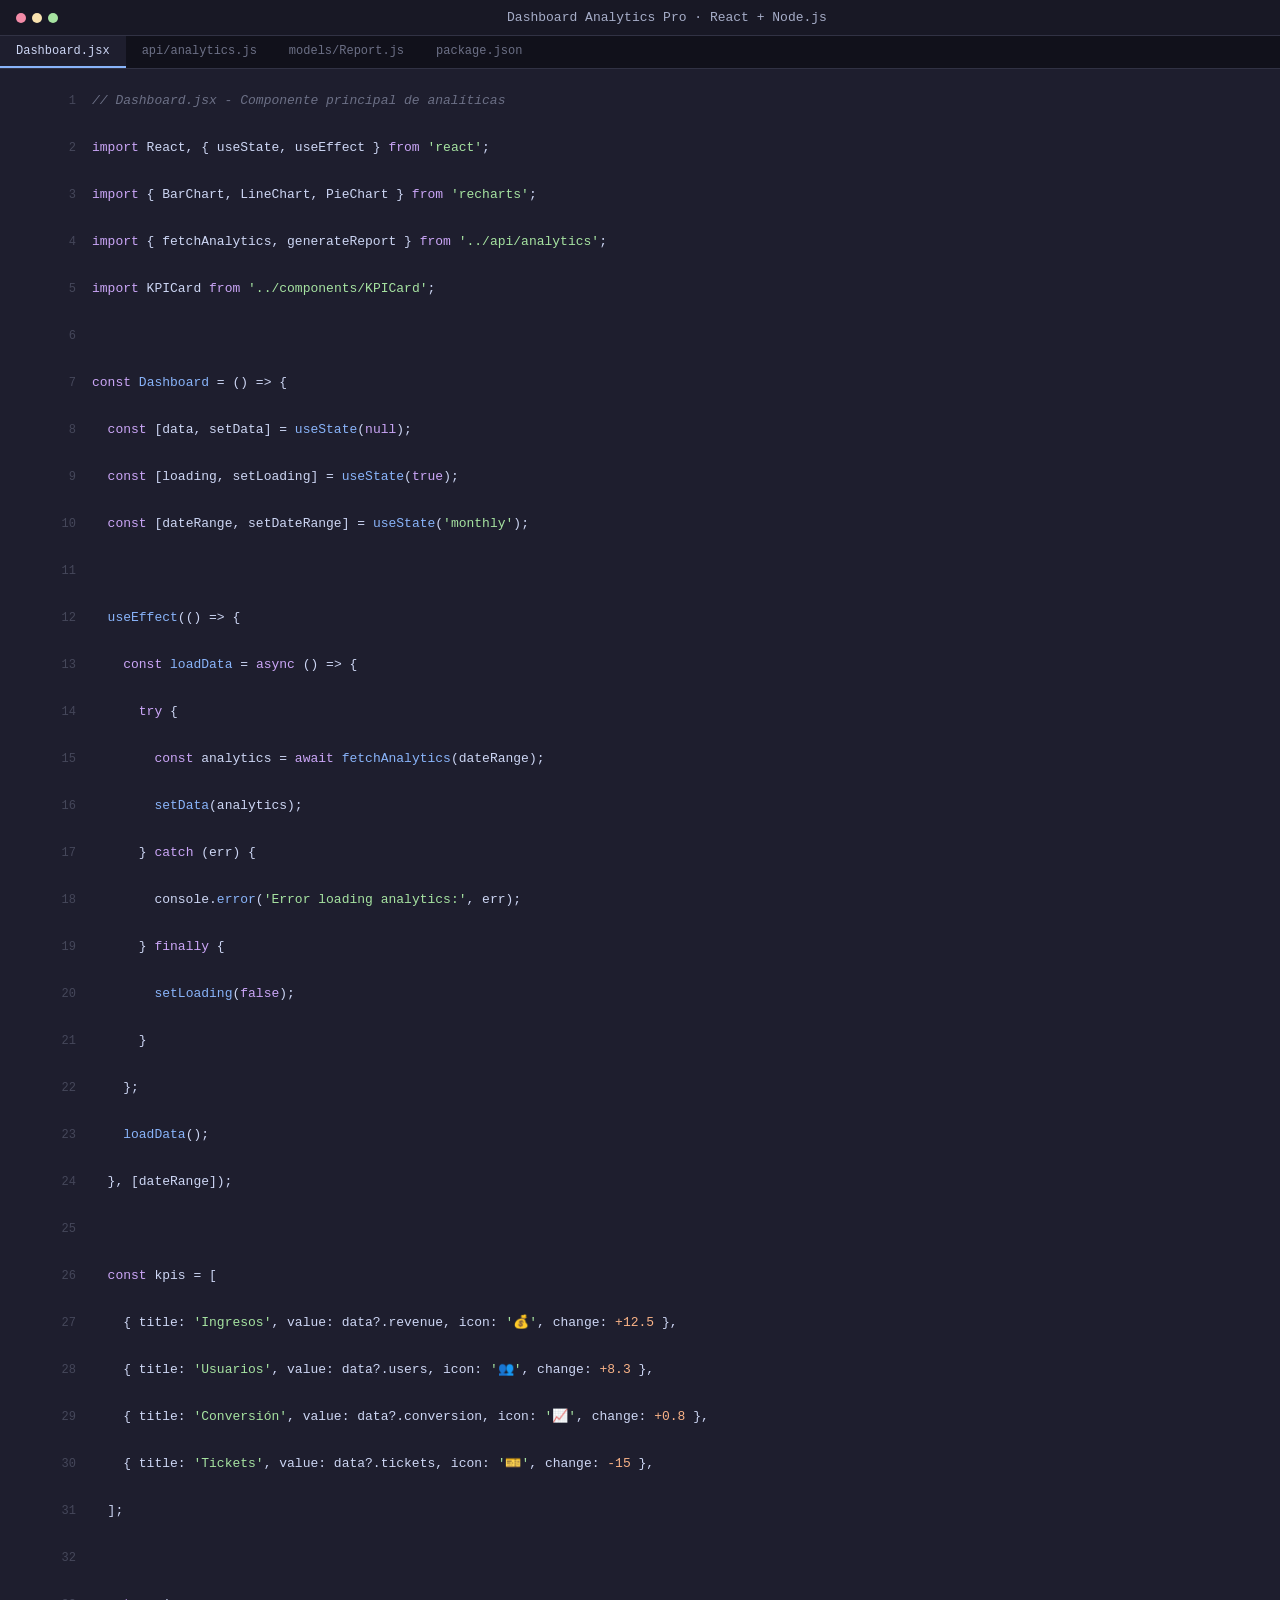
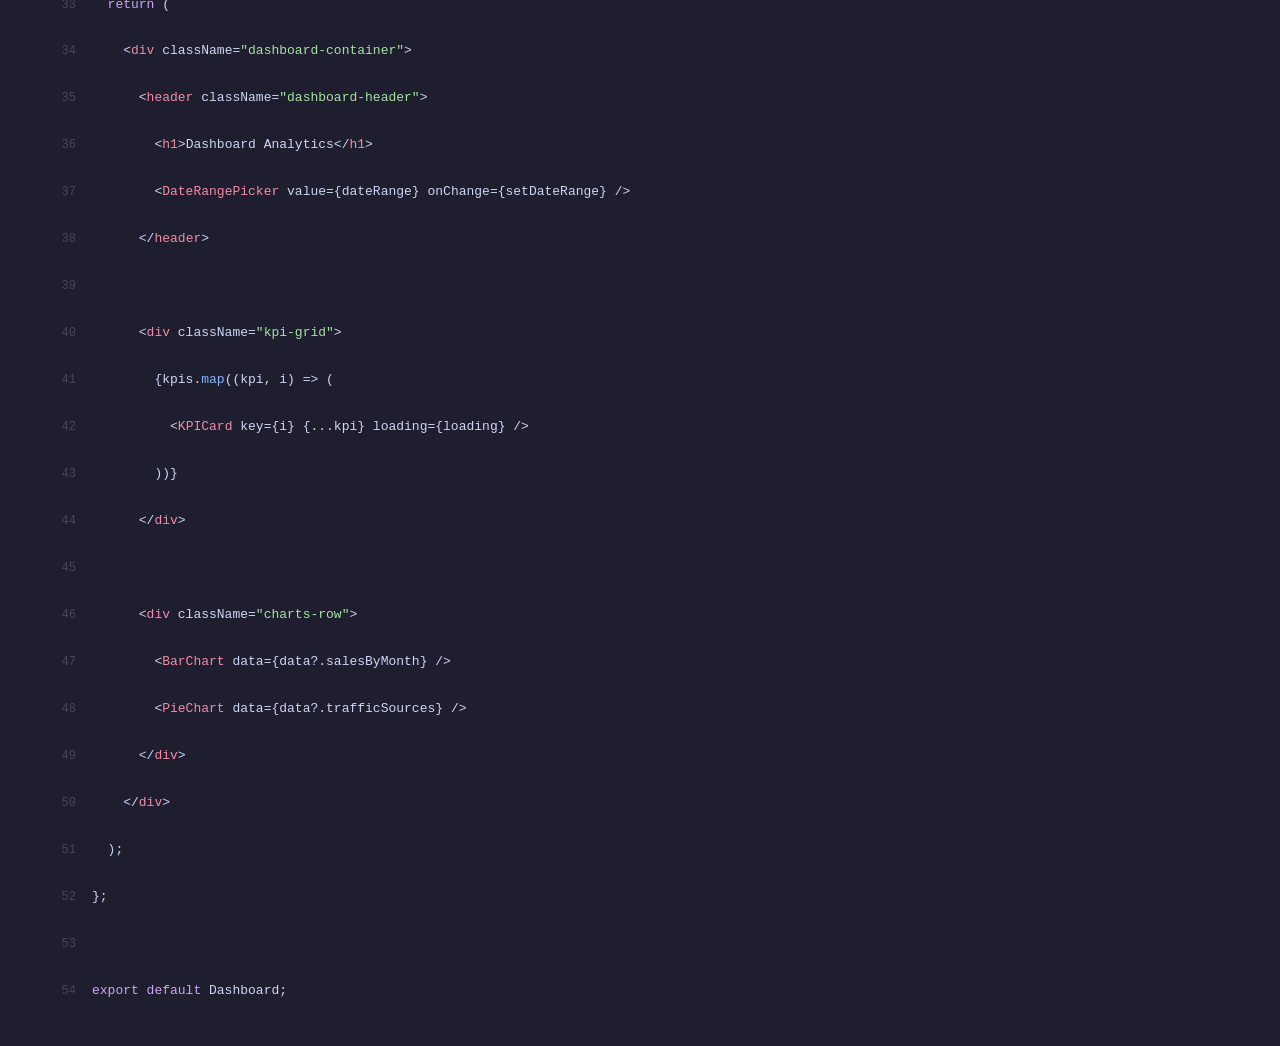
<file: demos/dashboard-code.html>
<!DOCTYPE html>
<html lang="es"><head><meta charset="UTF-8"><meta name="viewport" content="width=device-width,initial-scale=1.0"><title>Código - Dashboard Analytics</title>
<style>*{margin:0;padding:0;box-sizing:border-box}body{font-family:'Courier New',monospace;background:#1e1e2e;color:#cdd6f4;padding:0}.toolbar{display:flex;align-items:center;gap:12px;padding:10px 16px;background:#181825;border-bottom:1px solid #313244;position:sticky;top:0;z-index:10}.toolbar .dots{display:flex;gap:6px}.toolbar .dots span{width:10px;height:10px;border-radius:50%}.toolbar .filename{font-size:13px;color:#a6adc8;flex:1;text-align:center}.tab-bar{display:flex;gap:0;background:#11111b;border-bottom:1px solid #313244;overflow-x:auto}.tab{padding:8px 16px;font-size:12px;color:#6c7086;cursor:pointer;border-bottom:2px solid transparent;white-space:nowrap}.tab.active{color:#cdd6f4;background:#1e1e2e;border-bottom-color:#89b4fa}pre{padding:20px;font-size:13px;line-height:1.8;overflow-x:auto;counter-reset:line}.line{display:block;padding:0 16px}.line::before{counter-increment:line;content:counter(line);display:inline-block;width:40px;text-align:right;margin-right:16px;color:#45475a;font-size:12px}.kw{color:#cba6f7}.fn{color:#89b4fa}.str{color:#a6e3a1}.cm{color:#6c7086;font-style:italic}.num{color:#fab387}.op{color:#89dceb}.dec{color:#f9e2af}.typ{color:#f38ba8}
</style></head><body>
<div class="toolbar"><div class="dots"><span style="background:#f38ba8"></span><span style="background:#f9e2af"></span><span style="background:#a6e3a1"></span></div><span class="filename">Dashboard Analytics Pro · React + Node.js</span></div>
<div class="tab-bar"><div class="tab active">Dashboard.jsx</div><div class="tab">api/analytics.js</div><div class="tab">models/Report.js</div><div class="tab">package.json</div></div>
<pre>
<span class="line"><span class="cm">// Dashboard.jsx - Componente principal de analíticas</span></span>
<span class="line"><span class="kw">import</span> React, { useState, useEffect } <span class="kw">from</span> <span class="str">'react'</span>;</span>
<span class="line"><span class="kw">import</span> { BarChart, LineChart, PieChart } <span class="kw">from</span> <span class="str">'recharts'</span>;</span>
<span class="line"><span class="kw">import</span> { fetchAnalytics, generateReport } <span class="kw">from</span> <span class="str">'../api/analytics'</span>;</span>
<span class="line"><span class="kw">import</span> KPICard <span class="kw">from</span> <span class="str">'../components/KPICard'</span>;</span>
<span class="line"></span>
<span class="line"><span class="kw">const</span> <span class="fn">Dashboard</span> = () => {</span>
<span class="line">  <span class="kw">const</span> [data, setData] = <span class="fn">useState</span>(<span class="kw">null</span>);</span>
<span class="line">  <span class="kw">const</span> [loading, setLoading] = <span class="fn">useState</span>(<span class="kw">true</span>);</span>
<span class="line">  <span class="kw">const</span> [dateRange, setDateRange] = <span class="fn">useState</span>(<span class="str">'monthly'</span>);</span>
<span class="line"></span>
<span class="line">  <span class="fn">useEffect</span>(() => {</span>
<span class="line">    <span class="kw">const</span> <span class="fn">loadData</span> = <span class="kw">async</span> () => {</span>
<span class="line">      <span class="kw">try</span> {</span>
<span class="line">        <span class="kw">const</span> analytics = <span class="kw">await</span> <span class="fn">fetchAnalytics</span>(dateRange);</span>
<span class="line">        <span class="fn">setData</span>(analytics);</span>
<span class="line">      } <span class="kw">catch</span> (err) {</span>
<span class="line">        console.<span class="fn">error</span>(<span class="str">'Error loading analytics:'</span>, err);</span>
<span class="line">      } <span class="kw">finally</span> {</span>
<span class="line">        <span class="fn">setLoading</span>(<span class="kw">false</span>);</span>
<span class="line">      }</span>
<span class="line">    };</span>
<span class="line">    <span class="fn">loadData</span>();</span>
<span class="line">  }, [dateRange]);</span>
<span class="line"></span>
<span class="line">  <span class="kw">const</span> kpis = [</span>
<span class="line">    { title: <span class="str">'Ingresos'</span>, value: data?.revenue, icon: <span class="str">'💰'</span>, change: <span class="num">+12.5</span> },</span>
<span class="line">    { title: <span class="str">'Usuarios'</span>, value: data?.users, icon: <span class="str">'👥'</span>, change: <span class="num">+8.3</span> },</span>
<span class="line">    { title: <span class="str">'Conversión'</span>, value: data?.conversion, icon: <span class="str">'📈'</span>, change: <span class="num">+0.8</span> },</span>
<span class="line">    { title: <span class="str">'Tickets'</span>, value: data?.tickets, icon: <span class="str">'🎫'</span>, change: <span class="num">-15</span> },</span>
<span class="line">  ];</span>
<span class="line"></span>
<span class="line">  <span class="kw">return</span> (</span>
<span class="line">    &lt;<span class="typ">div</span> className=<span class="str">"dashboard-container"</span>&gt;</span>
<span class="line">      &lt;<span class="typ">header</span> className=<span class="str">"dashboard-header"</span>&gt;</span>
<span class="line">        &lt;<span class="typ">h1</span>&gt;Dashboard Analytics&lt;/<span class="typ">h1</span>&gt;</span>
<span class="line">        &lt;<span class="typ">DateRangePicker</span> value={dateRange} onChange={setDateRange} /&gt;</span>
<span class="line">      &lt;/<span class="typ">header</span>&gt;</span>
<span class="line"></span>
<span class="line">      &lt;<span class="typ">div</span> className=<span class="str">"kpi-grid"</span>&gt;</span>
<span class="line">        {kpis.<span class="fn">map</span>((kpi, i) =&gt; (</span>
<span class="line">          &lt;<span class="typ">KPICard</span> key={i} {...kpi} loading={loading} /&gt;</span>
<span class="line">        ))}</span>
<span class="line">      &lt;/<span class="typ">div</span>&gt;</span>
<span class="line"></span>
<span class="line">      &lt;<span class="typ">div</span> className=<span class="str">"charts-row"</span>&gt;</span>
<span class="line">        &lt;<span class="typ">BarChart</span> data={data?.salesByMonth} /&gt;</span>
<span class="line">        &lt;<span class="typ">PieChart</span> data={data?.trafficSources} /&gt;</span>
<span class="line">      &lt;/<span class="typ">div</span>&gt;</span>
<span class="line">    &lt;/<span class="typ">div</span>&gt;</span>
<span class="line">  );</span>
<span class="line">};</span>
<span class="line"></span>
<span class="line"><span class="kw">export default</span> Dashboard;</span>
</pre></body></html>
</file>
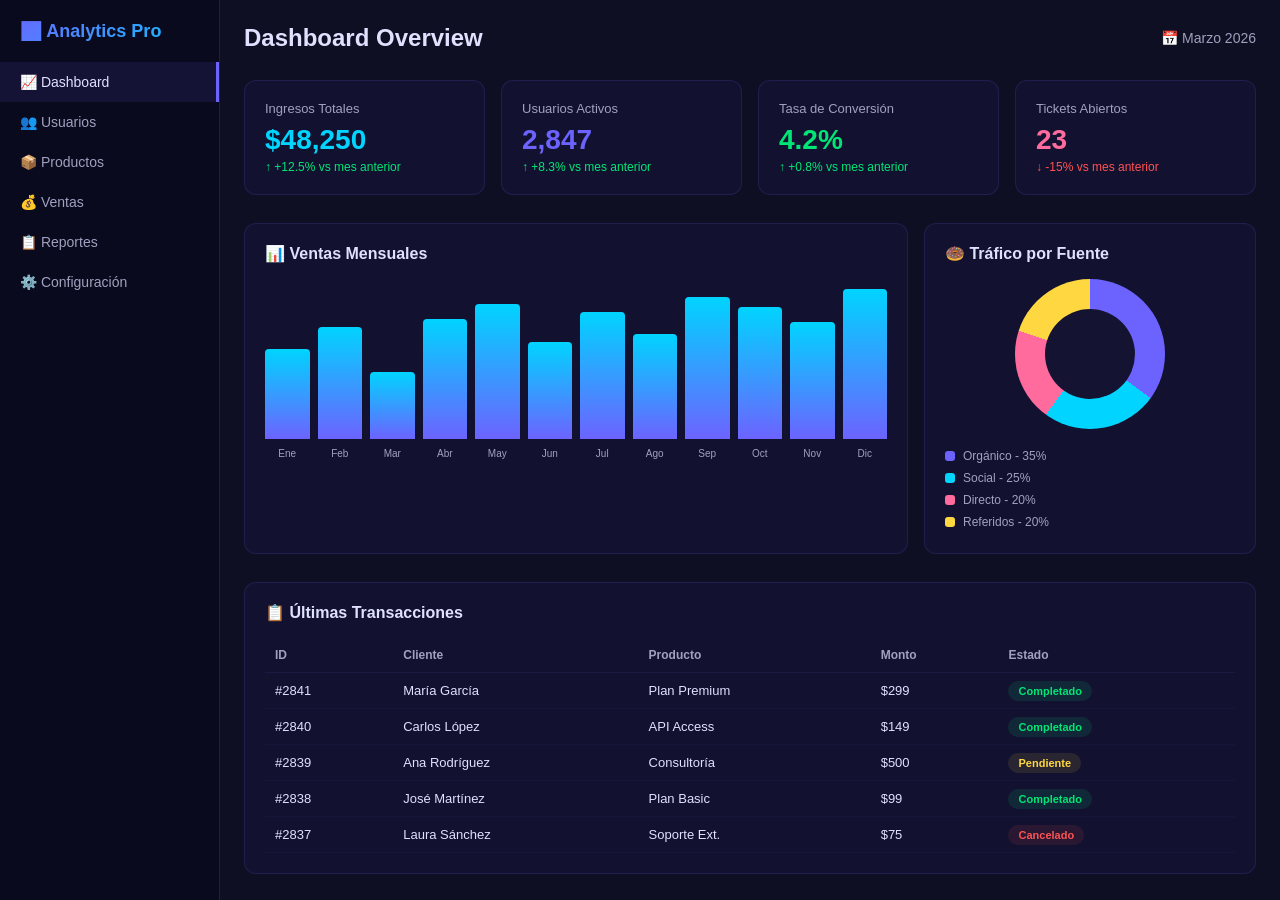
<file: demos/dashboard.html>
<!DOCTYPE html>
<html lang="es">
<head>
<meta charset="UTF-8">
<meta name="viewport" content="width=device-width, initial-scale=1.0">
<title>Dashboard Analytics Pro - Demo</title>
<style>
*{margin:0;padding:0;box-sizing:border-box}
body{font-family:'Segoe UI',sans-serif;background:#0f0f23;color:#e0e0ff;overflow-x:hidden}
.sidebar{position:fixed;left:0;top:0;width:220px;height:100vh;background:#0a0a1e;border-right:1px solid rgba(108,99,255,.2);padding:20px 0}
.sidebar h2{padding:0 20px 20px;font-size:18px;background:linear-gradient(135deg,#6c63ff,#00d4ff);-webkit-background-clip:text;-webkit-text-fill-color:transparent}
.sidebar a{display:flex;align-items:center;gap:10px;padding:12px 20px;color:#a0a0c0;font-size:14px;text-decoration:none;transition:.2s}
.sidebar a:hover,.sidebar a.active{background:rgba(108,99,255,.1);color:#e0e0ff;border-right:3px solid #6c63ff}
.main{margin-left:220px;padding:24px}
.header{display:flex;justify-content:space-between;align-items:center;margin-bottom:28px}
.header h1{font-size:24px}
.header .date{color:#a0a0c0;font-size:14px}
.kpi-grid{display:grid;grid-template-columns:repeat(4,1fr);gap:16px;margin-bottom:28px}
.kpi-card{background:rgba(20,20,55,.7);border:1px solid rgba(108,99,255,.15);border-radius:12px;padding:20px}
.kpi-card .label{font-size:13px;color:#a0a0c0;margin-bottom:8px}
.kpi-card .value{font-size:28px;font-weight:700}
.kpi-card .change{font-size:12px;margin-top:4px}
.kpi-card .change.up{color:#00e676}
.kpi-card .change.down{color:#ff5252}
.charts{display:grid;grid-template-columns:2fr 1fr;gap:16px;margin-bottom:28px}
.chart-card{background:rgba(20,20,55,.7);border:1px solid rgba(108,99,255,.15);border-radius:12px;padding:20px}
.chart-card h3{font-size:16px;margin-bottom:16px}
.chart-bar-container{display:flex;align-items:flex-end;gap:8px;height:160px;padding-top:10px}
.chart-bar{flex:1;background:linear-gradient(to top,#6c63ff,#00d4ff);border-radius:4px 4px 0 0;transition:.3s;cursor:pointer;position:relative;min-width:0}
.chart-bar:hover{opacity:.8;transform:scaleY(1.05);transform-origin:bottom}
.chart-bar span{position:absolute;bottom:-20px;left:50%;transform:translateX(-50%);font-size:10px;color:#a0a0c0}
.donut{width:150px;height:150px;border-radius:50%;background:conic-gradient(#6c63ff 0% 35%,#00d4ff 35% 60%,#ff6b9d 60% 80%,#ffd740 80% 100%);margin:0 auto;position:relative}
.donut::after{content:'';position:absolute;inset:30px;border-radius:50%;background:#141432}
.donut-legend{margin-top:16px;font-size:12px;color:#a0a0c0}
.donut-legend div{display:flex;align-items:center;gap:8px;padding:4px 0}
.donut-legend span{width:10px;height:10px;border-radius:3px;display:inline-block}
.table-card{background:rgba(20,20,55,.7);border:1px solid rgba(108,99,255,.15);border-radius:12px;padding:20px}
.table-card h3{font-size:16px;margin-bottom:16px}
table{width:100%;border-collapse:collapse}
th{text-align:left;padding:10px;font-size:12px;color:#a0a0c0;border-bottom:1px solid rgba(108,99,255,.1)}
td{padding:10px;font-size:13px;border-bottom:1px solid rgba(108,99,255,.05)}
.status{padding:4px 10px;border-radius:20px;font-size:11px;font-weight:600}
.status.active{background:rgba(0,230,118,.1);color:#00e676}
.status.pending{background:rgba(255,215,64,.1);color:#ffd740}
.status.inactive{background:rgba(255,82,82,.1);color:#ff5252}
@media(max-width:768px){.sidebar{display:none}.main{margin-left:0}.kpi-grid{grid-template-columns:repeat(2,1fr)}.charts{grid-template-columns:1fr}}
</style>
</head>
<body>
<div class="sidebar">
    <h2>📊 Analytics Pro</h2>
    <a href="#" class="active">📈 Dashboard</a>
    <a href="#">👥 Usuarios</a>
    <a href="#">📦 Productos</a>
    <a href="#">💰 Ventas</a>
    <a href="#">📋 Reportes</a>
    <a href="#">⚙️ Configuración</a>
</div>
<div class="main">
    <div class="header">
        <h1>Dashboard Overview</h1>
        <span class="date">📅 Marzo 2026</span>
    </div>
    <div class="kpi-grid">
        <div class="kpi-card">
            <div class="label">Ingresos Totales</div>
            <div class="value" style="color:#00d4ff">$48,250</div>
            <div class="change up">↑ +12.5% vs mes anterior</div>
        </div>
        <div class="kpi-card">
            <div class="label">Usuarios Activos</div>
            <div class="value" style="color:#6c63ff">2,847</div>
            <div class="change up">↑ +8.3% vs mes anterior</div>
        </div>
        <div class="kpi-card">
            <div class="label">Tasa de Conversión</div>
            <div class="value" style="color:#00e676">4.2%</div>
            <div class="change up">↑ +0.8% vs mes anterior</div>
        </div>
        <div class="kpi-card">
            <div class="label">Tickets Abiertos</div>
            <div class="value" style="color:#ff6b9d">23</div>
            <div class="change down">↓ -15% vs mes anterior</div>
        </div>
    </div>
    <div class="charts">
        <div class="chart-card">
            <h3>📊 Ventas Mensuales</h3>
            <div class="chart-bar-container">
                <div class="chart-bar" style="height:60%"><span>Ene</span></div>
                <div class="chart-bar" style="height:75%"><span>Feb</span></div>
                <div class="chart-bar" style="height:45%"><span>Mar</span></div>
                <div class="chart-bar" style="height:80%"><span>Abr</span></div>
                <div class="chart-bar" style="height:90%"><span>May</span></div>
                <div class="chart-bar" style="height:65%"><span>Jun</span></div>
                <div class="chart-bar" style="height:85%"><span>Jul</span></div>
                <div class="chart-bar" style="height:70%"><span>Ago</span></div>
                <div class="chart-bar" style="height:95%"><span>Sep</span></div>
                <div class="chart-bar" style="height:88%"><span>Oct</span></div>
                <div class="chart-bar" style="height:78%"><span>Nov</span></div>
                <div class="chart-bar" style="height:100%"><span>Dic</span></div>
            </div>
        </div>
        <div class="chart-card">
            <h3>🍩 Tráfico por Fuente</h3>
            <div class="donut"></div>
            <div class="donut-legend">
                <div><span style="background:#6c63ff"></span> Orgánico - 35%</div>
                <div><span style="background:#00d4ff"></span> Social - 25%</div>
                <div><span style="background:#ff6b9d"></span> Directo - 20%</div>
                <div><span style="background:#ffd740"></span> Referidos - 20%</div>
            </div>
        </div>
    </div>
    <div class="table-card">
        <h3>📋 Últimas Transacciones</h3>
        <table>
            <tr><th>ID</th><th>Cliente</th><th>Producto</th><th>Monto</th><th>Estado</th></tr>
            <tr><td>#2841</td><td>María García</td><td>Plan Premium</td><td>$299</td><td><span class="status active">Completado</span></td></tr>
            <tr><td>#2840</td><td>Carlos López</td><td>API Access</td><td>$149</td><td><span class="status active">Completado</span></td></tr>
            <tr><td>#2839</td><td>Ana Rodríguez</td><td>Consultoría</td><td>$500</td><td><span class="status pending">Pendiente</span></td></tr>
            <tr><td>#2838</td><td>José Martínez</td><td>Plan Basic</td><td>$99</td><td><span class="status active">Completado</span></td></tr>
            <tr><td>#2837</td><td>Laura Sánchez</td><td>Soporte Ext.</td><td>$75</td><td><span class="status inactive">Cancelado</span></td></tr>
        </table>
    </div>
</div>
</body>
</html>
</file>
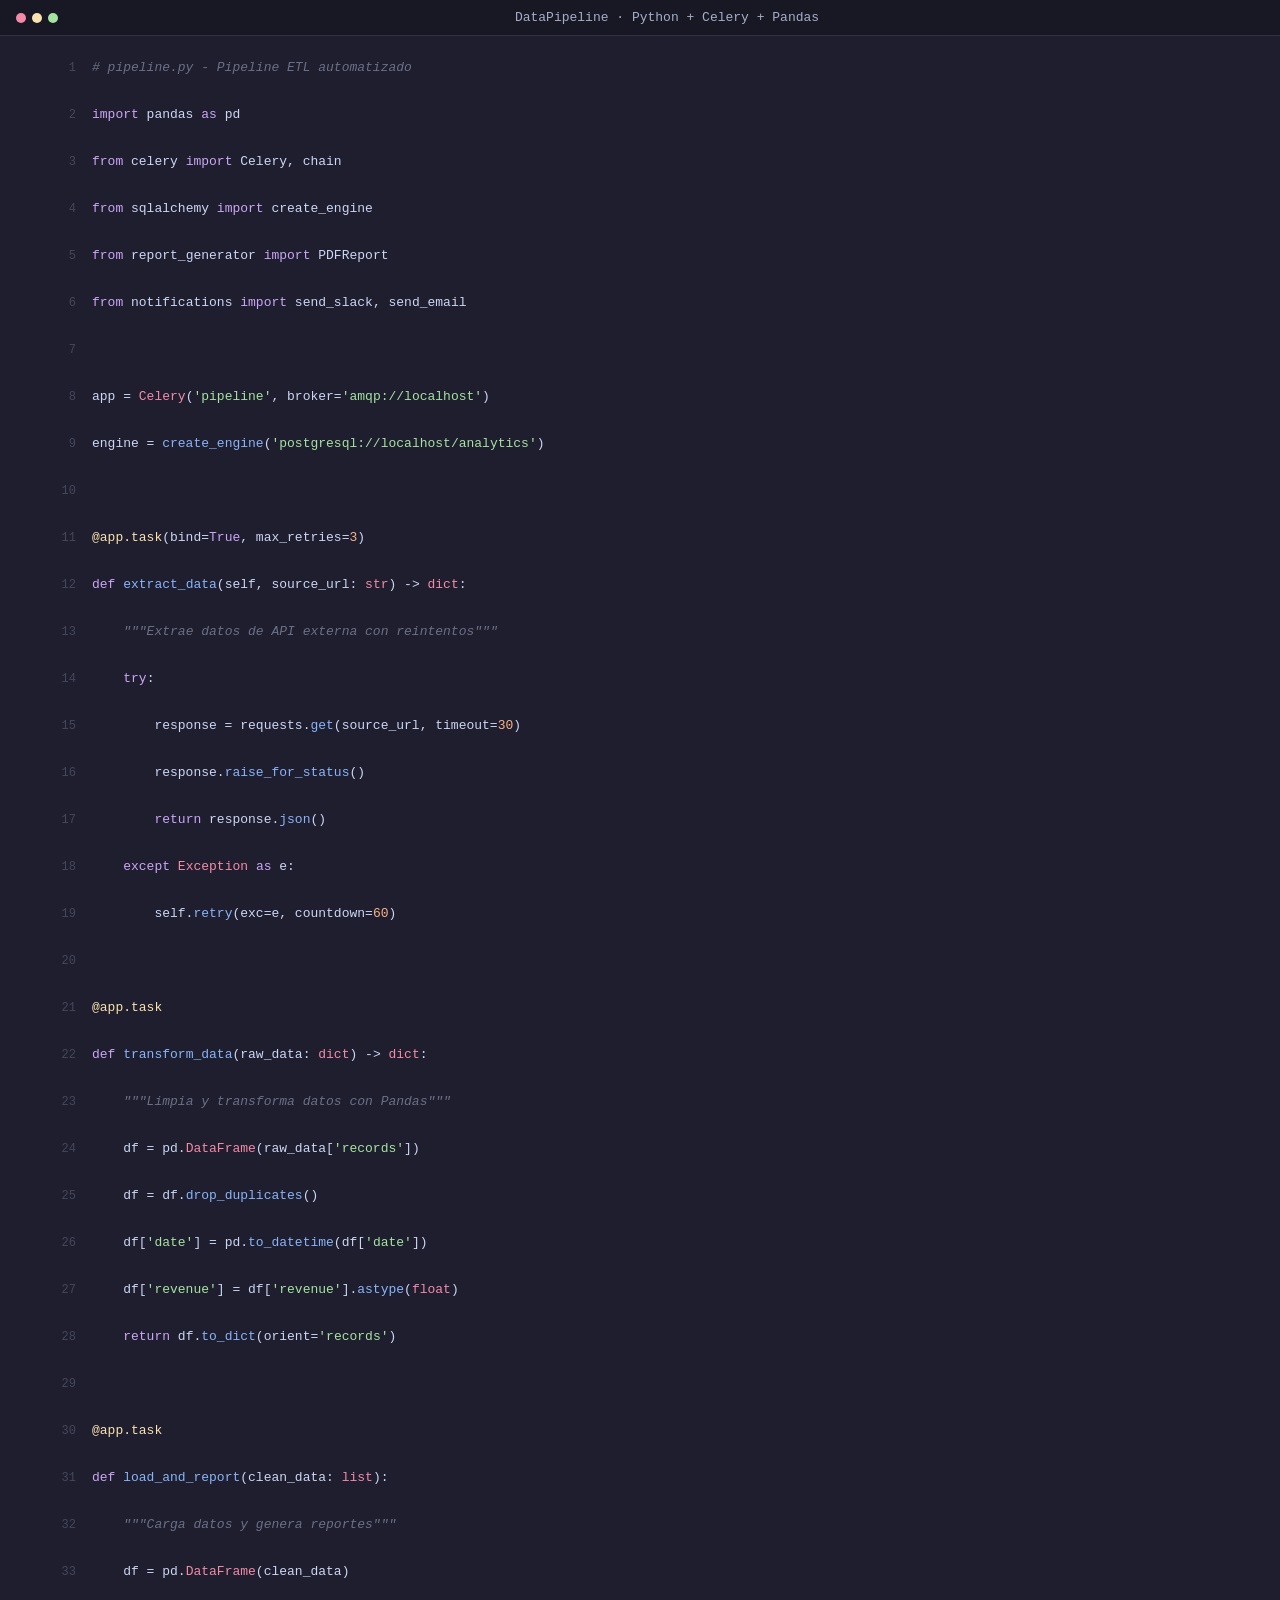
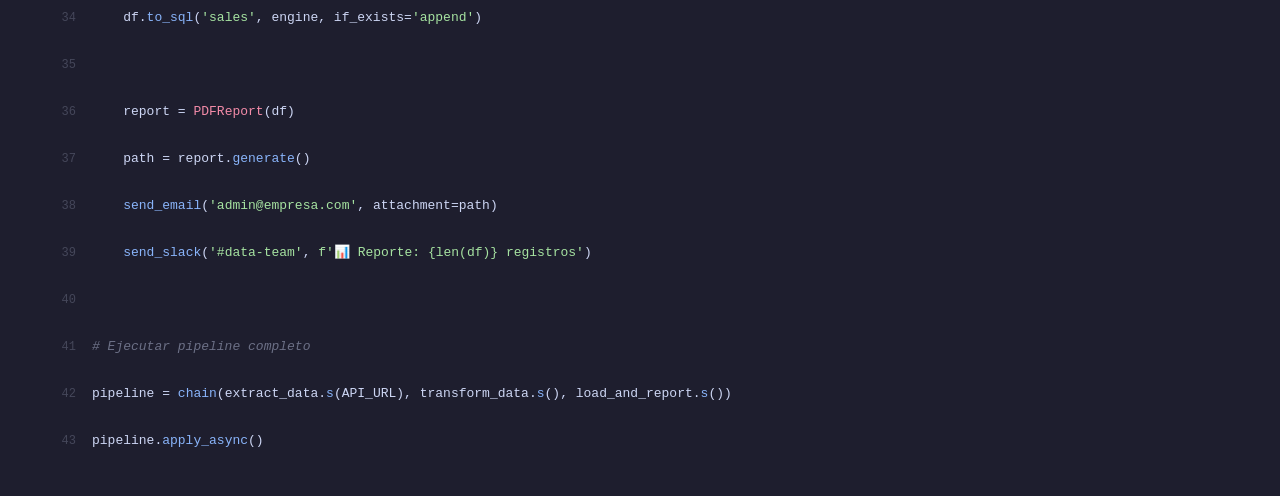
<file: demos/datapipeline-code.html>
<!DOCTYPE html>
<html lang="es"><head><meta charset="UTF-8"><meta name="viewport" content="width=device-width,initial-scale=1.0"><title>Código - DataPipeline</title>
<style>*{margin:0;padding:0;box-sizing:border-box}body{font-family:'Courier New',monospace;background:#1e1e2e;color:#cdd6f4}.toolbar{display:flex;align-items:center;gap:12px;padding:10px 16px;background:#181825;border-bottom:1px solid #313244;position:sticky;top:0}.toolbar .dots{display:flex;gap:6px}.toolbar .dots span{width:10px;height:10px;border-radius:50%}.toolbar .filename{font-size:13px;color:#a6adc8;flex:1;text-align:center}pre{padding:20px;font-size:13px;line-height:1.8;overflow-x:auto;counter-reset:line}.line{display:block;padding:0 16px}.line::before{counter-increment:line;content:counter(line);display:inline-block;width:40px;text-align:right;margin-right:16px;color:#45475a;font-size:12px}.kw{color:#cba6f7}.fn{color:#89b4fa}.str{color:#a6e3a1}.cm{color:#6c7086;font-style:italic}.num{color:#fab387}.typ{color:#f38ba8}.dec{color:#f9e2af}</style></head><body>
<div class="toolbar"><div class="dots"><span style="background:#f38ba8"></span><span style="background:#f9e2af"></span><span style="background:#a6e3a1"></span></div><span class="filename">DataPipeline · Python + Celery + Pandas</span></div>
<pre>
<span class="line"><span class="cm"># pipeline.py - Pipeline ETL automatizado</span></span>
<span class="line"><span class="kw">import</span> pandas <span class="kw">as</span> pd</span>
<span class="line"><span class="kw">from</span> celery <span class="kw">import</span> Celery, chain</span>
<span class="line"><span class="kw">from</span> sqlalchemy <span class="kw">import</span> create_engine</span>
<span class="line"><span class="kw">from</span> report_generator <span class="kw">import</span> PDFReport</span>
<span class="line"><span class="kw">from</span> notifications <span class="kw">import</span> send_slack, send_email</span>
<span class="line"></span>
<span class="line">app = <span class="typ">Celery</span>(<span class="str">'pipeline'</span>, broker=<span class="str">'amqp://localhost'</span>)</span>
<span class="line">engine = <span class="fn">create_engine</span>(<span class="str">'postgresql://localhost/analytics'</span>)</span>
<span class="line"></span>
<span class="line"><span class="dec">@app.task</span>(bind=<span class="kw">True</span>, max_retries=<span class="num">3</span>)</span>
<span class="line"><span class="kw">def</span> <span class="fn">extract_data</span>(self, source_url: <span class="typ">str</span>) -> <span class="typ">dict</span>:</span>
<span class="line">    <span class="cm">"""Extrae datos de API externa con reintentos"""</span></span>
<span class="line">    <span class="kw">try</span>:</span>
<span class="line">        response = requests.<span class="fn">get</span>(source_url, timeout=<span class="num">30</span>)</span>
<span class="line">        response.<span class="fn">raise_for_status</span>()</span>
<span class="line">        <span class="kw">return</span> response.<span class="fn">json</span>()</span>
<span class="line">    <span class="kw">except</span> <span class="typ">Exception</span> <span class="kw">as</span> e:</span>
<span class="line">        self.<span class="fn">retry</span>(exc=e, countdown=<span class="num">60</span>)</span>
<span class="line"></span>
<span class="line"><span class="dec">@app.task</span></span>
<span class="line"><span class="kw">def</span> <span class="fn">transform_data</span>(raw_data: <span class="typ">dict</span>) -> <span class="typ">dict</span>:</span>
<span class="line">    <span class="cm">"""Limpia y transforma datos con Pandas"""</span></span>
<span class="line">    df = pd.<span class="typ">DataFrame</span>(raw_data[<span class="str">'records'</span>])</span>
<span class="line">    df = df.<span class="fn">drop_duplicates</span>()</span>
<span class="line">    df[<span class="str">'date'</span>] = pd.<span class="fn">to_datetime</span>(df[<span class="str">'date'</span>])</span>
<span class="line">    df[<span class="str">'revenue'</span>] = df[<span class="str">'revenue'</span>].<span class="fn">astype</span>(<span class="typ">float</span>)</span>
<span class="line">    <span class="kw">return</span> df.<span class="fn">to_dict</span>(orient=<span class="str">'records'</span>)</span>
<span class="line"></span>
<span class="line"><span class="dec">@app.task</span></span>
<span class="line"><span class="kw">def</span> <span class="fn">load_and_report</span>(clean_data: <span class="typ">list</span>):</span>
<span class="line">    <span class="cm">"""Carga datos y genera reportes"""</span></span>
<span class="line">    df = pd.<span class="typ">DataFrame</span>(clean_data)</span>
<span class="line">    df.<span class="fn">to_sql</span>(<span class="str">'sales'</span>, engine, if_exists=<span class="str">'append'</span>)</span>
<span class="line">    </span>
<span class="line">    report = <span class="typ">PDFReport</span>(df)</span>
<span class="line">    path = report.<span class="fn">generate</span>()</span>
<span class="line">    <span class="fn">send_email</span>(<span class="str">'admin@empresa.com'</span>, attachment=path)</span>
<span class="line">    <span class="fn">send_slack</span>(<span class="str">'#data-team'</span>, <span class="str">f'📊 Reporte: {len(df)} registros'</span>)</span>
<span class="line"></span>
<span class="line"><span class="cm"># Ejecutar pipeline completo</span></span>
<span class="line">pipeline = <span class="fn">chain</span>(extract_data.<span class="fn">s</span>(API_URL), transform_data.<span class="fn">s</span>(), load_and_report.<span class="fn">s</span>())</span>
<span class="line">pipeline.<span class="fn">apply_async</span>()</span>
</pre></body></html>
</file>
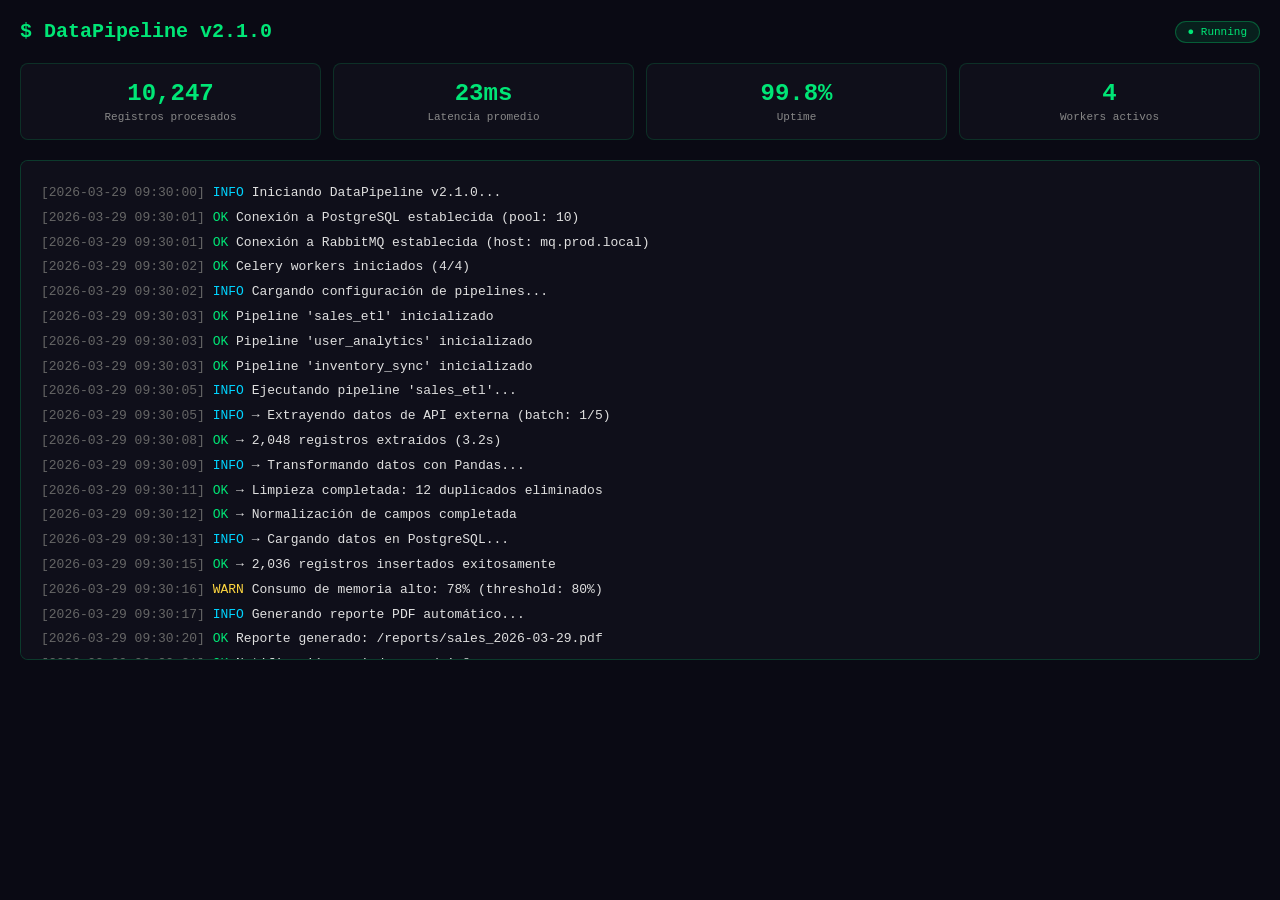
<file: demos/datapipeline.html>
<!DOCTYPE html>
<html lang="es"><head><meta charset="UTF-8"><meta name="viewport" content="width=device-width,initial-scale=1.0"><title>DataPipeline - Demo</title>
<style>*{margin:0;padding:0;box-sizing:border-box}body{font-family:'Courier New',monospace;background:#0a0a14;color:#e0e0e0;padding:20px}.header{display:flex;justify-content:space-between;align-items:center;margin-bottom:20px;flex-wrap:wrap;gap:12px}.header h1{font-size:20px;color:#00e676}.badge{padding:4px 12px;border-radius:12px;font-size:11px;background:rgba(0,230,118,.1);color:#00e676;border:1px solid rgba(0,230,118,.3)}.terminal{background:#0f0f1a;border:1px solid rgba(0,230,118,.2);border-radius:8px;padding:20px;margin-bottom:20px;max-height:500px;overflow-y:auto}.line{padding:2px 0;font-size:13px;line-height:1.6}.prompt{color:#00e676}.info{color:#00d4ff}.warn{color:#ffd740}.err{color:#ff5252}.ok{color:#00e676}.dim{color:#666}.stats{display:grid;grid-template-columns:repeat(4,1fr);gap:12px;margin-bottom:20px}.stat{background:#0f0f1a;border:1px solid rgba(0,230,118,.15);border-radius:8px;padding:16px;text-align:center}.stat .v{font-size:24px;font-weight:700;color:#00e676}.stat .l{font-size:11px;color:#888;margin-top:4px}@media(max-width:768px){.stats{grid-template-columns:repeat(2,1fr)}}</style></head>
<body>
<div class="header"><h1>$ DataPipeline v2.1.0</h1><span class="badge">● Running</span></div>
<div class="stats"><div class="stat"><div class="v">10,247</div><div class="l">Registros procesados</div></div><div class="stat"><div class="v">23ms</div><div class="l">Latencia promedio</div></div><div class="stat"><div class="v">99.8%</div><div class="l">Uptime</div></div><div class="stat"><div class="v">4</div><div class="l">Workers activos</div></div></div>
<div class="terminal">
<div class="line"><span class="dim">[2026-03-29 09:30:00]</span> <span class="info">INFO</span> Iniciando DataPipeline v2.1.0...</div>
<div class="line"><span class="dim">[2026-03-29 09:30:01]</span> <span class="ok">OK</span> Conexión a PostgreSQL establecida (pool: 10)</div>
<div class="line"><span class="dim">[2026-03-29 09:30:01]</span> <span class="ok">OK</span> Conexión a RabbitMQ establecida (host: mq.prod.local)</div>
<div class="line"><span class="dim">[2026-03-29 09:30:02]</span> <span class="ok">OK</span> Celery workers iniciados (4/4)</div>
<div class="line"><span class="dim">[2026-03-29 09:30:02]</span> <span class="info">INFO</span> Cargando configuración de pipelines...</div>
<div class="line"><span class="dim">[2026-03-29 09:30:03]</span> <span class="ok">OK</span> Pipeline 'sales_etl' inicializado</div>
<div class="line"><span class="dim">[2026-03-29 09:30:03]</span> <span class="ok">OK</span> Pipeline 'user_analytics' inicializado</div>
<div class="line"><span class="dim">[2026-03-29 09:30:03]</span> <span class="ok">OK</span> Pipeline 'inventory_sync' inicializado</div>
<div class="line"><span class="dim">[2026-03-29 09:30:05]</span> <span class="info">INFO</span> Ejecutando pipeline 'sales_etl'...</div>
<div class="line"><span class="dim">[2026-03-29 09:30:05]</span> <span class="info">INFO</span> → Extrayendo datos de API externa (batch: 1/5)</div>
<div class="line"><span class="dim">[2026-03-29 09:30:08]</span> <span class="ok">OK</span> → 2,048 registros extraídos (3.2s)</div>
<div class="line"><span class="dim">[2026-03-29 09:30:09]</span> <span class="info">INFO</span> → Transformando datos con Pandas...</div>
<div class="line"><span class="dim">[2026-03-29 09:30:11]</span> <span class="ok">OK</span> → Limpieza completada: 12 duplicados eliminados</div>
<div class="line"><span class="dim">[2026-03-29 09:30:12]</span> <span class="ok">OK</span> → Normalización de campos completada</div>
<div class="line"><span class="dim">[2026-03-29 09:30:13]</span> <span class="info">INFO</span> → Cargando datos en PostgreSQL...</div>
<div class="line"><span class="dim">[2026-03-29 09:30:15]</span> <span class="ok">OK</span> → 2,036 registros insertados exitosamente</div>
<div class="line"><span class="dim">[2026-03-29 09:30:16]</span> <span class="warn">WARN</span> Consumo de memoria alto: 78% (threshold: 80%)</div>
<div class="line"><span class="dim">[2026-03-29 09:30:17]</span> <span class="info">INFO</span> Generando reporte PDF automático...</div>
<div class="line"><span class="dim">[2026-03-29 09:30:20]</span> <span class="ok">OK</span> Reporte generado: /reports/sales_2026-03-29.pdf</div>
<div class="line"><span class="dim">[2026-03-29 09:30:21]</span> <span class="ok">OK</span> Notificación enviada a: admin@empresa.com</div>
<div class="line"><span class="dim">[2026-03-29 09:30:22]</span> <span class="ok">OK</span> Notificación Slack enviada a #data-team</div>
<div class="line"><span class="dim">[2026-03-29 09:30:22]</span> <span class="info">INFO</span> Pipeline 'sales_etl' completado en 17.2s</div>
<div class="line"><span class="prompt">$</span> <span style="animation:blink 1s infinite">_</span></div>
</div>
<style>@keyframes blink{0%,100%{opacity:1}50%{opacity:0}}</style>
</body></html>
</file>
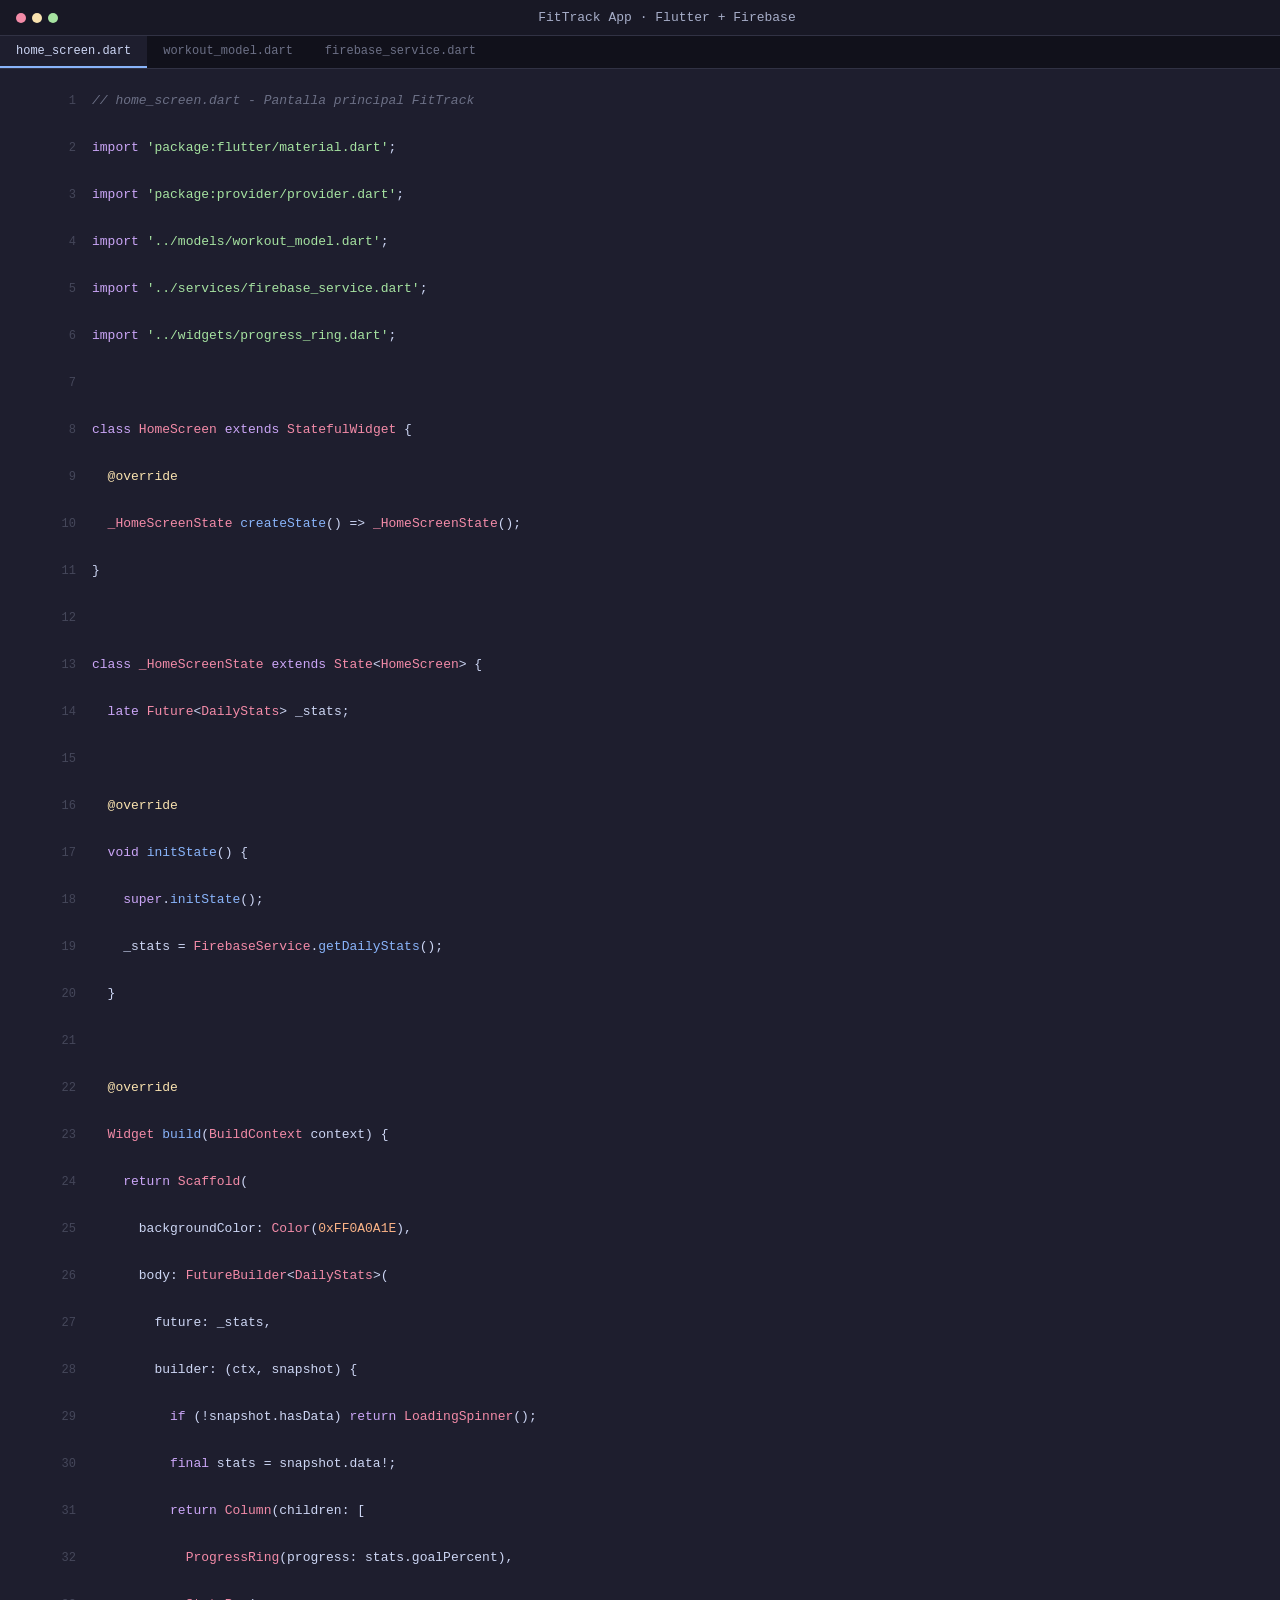
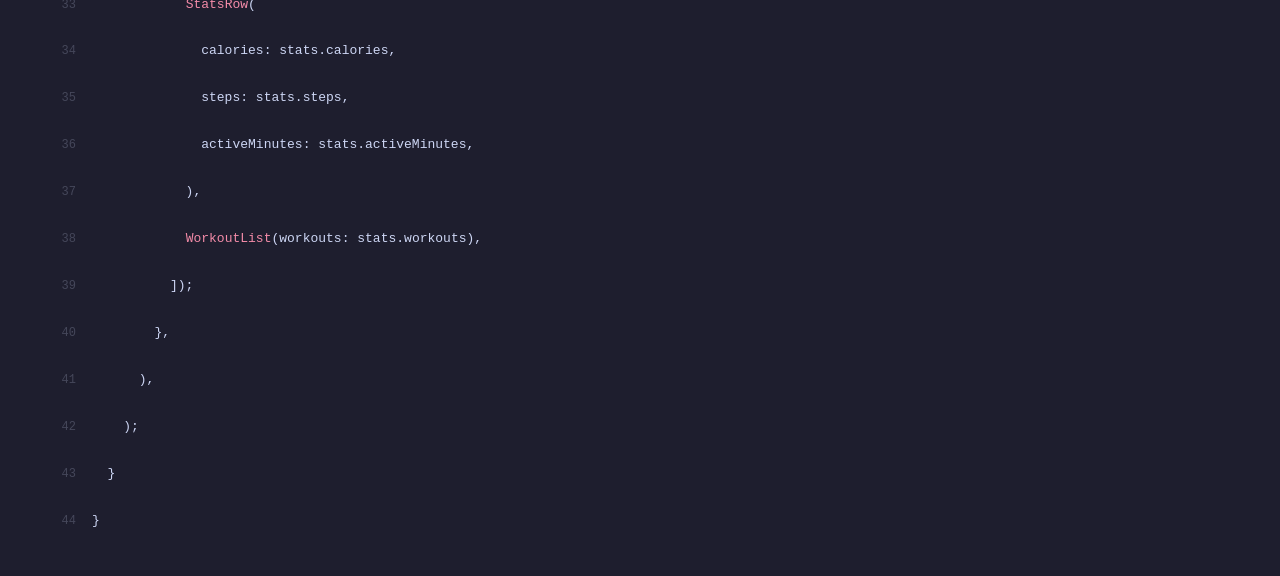
<file: demos/fittrack-code.html>
<!DOCTYPE html>
<html lang="es"><head><meta charset="UTF-8"><meta name="viewport" content="width=device-width,initial-scale=1.0"><title>Código - FitTrack</title>
<style>*{margin:0;padding:0;box-sizing:border-box}body{font-family:'Courier New',monospace;background:#1e1e2e;color:#cdd6f4}.toolbar{display:flex;align-items:center;gap:12px;padding:10px 16px;background:#181825;border-bottom:1px solid #313244;position:sticky;top:0}.toolbar .dots{display:flex;gap:6px}.toolbar .dots span{width:10px;height:10px;border-radius:50%}.toolbar .filename{font-size:13px;color:#a6adc8;flex:1;text-align:center}.tab-bar{display:flex;background:#11111b;border-bottom:1px solid #313244;overflow-x:auto}.tab{padding:8px 16px;font-size:12px;color:#6c7086;border-bottom:2px solid transparent;white-space:nowrap}.tab.active{color:#cdd6f4;background:#1e1e2e;border-bottom-color:#89b4fa}pre{padding:20px;font-size:13px;line-height:1.8;overflow-x:auto;counter-reset:line}.line{display:block;padding:0 16px}.line::before{counter-increment:line;content:counter(line);display:inline-block;width:40px;text-align:right;margin-right:16px;color:#45475a;font-size:12px}.kw{color:#cba6f7}.fn{color:#89b4fa}.str{color:#a6e3a1}.cm{color:#6c7086;font-style:italic}.num{color:#fab387}.typ{color:#f38ba8}.dec{color:#f9e2af}</style></head><body>
<div class="toolbar"><div class="dots"><span style="background:#f38ba8"></span><span style="background:#f9e2af"></span><span style="background:#a6e3a1"></span></div><span class="filename">FitTrack App · Flutter + Firebase</span></div>
<div class="tab-bar"><div class="tab active">home_screen.dart</div><div class="tab">workout_model.dart</div><div class="tab">firebase_service.dart</div></div>
<pre>
<span class="line"><span class="cm">// home_screen.dart - Pantalla principal FitTrack</span></span>
<span class="line"><span class="kw">import</span> <span class="str">'package:flutter/material.dart'</span>;</span>
<span class="line"><span class="kw">import</span> <span class="str">'package:provider/provider.dart'</span>;</span>
<span class="line"><span class="kw">import</span> <span class="str">'../models/workout_model.dart'</span>;</span>
<span class="line"><span class="kw">import</span> <span class="str">'../services/firebase_service.dart'</span>;</span>
<span class="line"><span class="kw">import</span> <span class="str">'../widgets/progress_ring.dart'</span>;</span>
<span class="line"></span>
<span class="line"><span class="kw">class</span> <span class="typ">HomeScreen</span> <span class="kw">extends</span> <span class="typ">StatefulWidget</span> {</span>
<span class="line">  <span class="dec">@override</span></span>
<span class="line">  <span class="typ">_HomeScreenState</span> <span class="fn">createState</span>() => <span class="typ">_HomeScreenState</span>();</span>
<span class="line">}</span>
<span class="line"></span>
<span class="line"><span class="kw">class</span> <span class="typ">_HomeScreenState</span> <span class="kw">extends</span> <span class="typ">State</span>&lt;<span class="typ">HomeScreen</span>&gt; {</span>
<span class="line">  <span class="kw">late</span> <span class="typ">Future</span>&lt;<span class="typ">DailyStats</span>&gt; _stats;</span>
<span class="line"></span>
<span class="line">  <span class="dec">@override</span></span>
<span class="line">  <span class="kw">void</span> <span class="fn">initState</span>() {</span>
<span class="line">    <span class="kw">super</span>.<span class="fn">initState</span>();</span>
<span class="line">    _stats = <span class="typ">FirebaseService</span>.<span class="fn">getDailyStats</span>();</span>
<span class="line">  }</span>
<span class="line"></span>
<span class="line">  <span class="dec">@override</span></span>
<span class="line">  <span class="typ">Widget</span> <span class="fn">build</span>(<span class="typ">BuildContext</span> context) {</span>
<span class="line">    <span class="kw">return</span> <span class="typ">Scaffold</span>(</span>
<span class="line">      backgroundColor: <span class="typ">Color</span>(<span class="num">0xFF0A0A1E</span>),</span>
<span class="line">      body: <span class="typ">FutureBuilder</span>&lt;<span class="typ">DailyStats</span>&gt;(</span>
<span class="line">        future: _stats,</span>
<span class="line">        builder: (ctx, snapshot) {</span>
<span class="line">          <span class="kw">if</span> (!snapshot.hasData) <span class="kw">return</span> <span class="typ">LoadingSpinner</span>();</span>
<span class="line">          <span class="kw">final</span> stats = snapshot.data!;</span>
<span class="line">          <span class="kw">return</span> <span class="typ">Column</span>(children: [</span>
<span class="line">            <span class="typ">ProgressRing</span>(progress: stats.goalPercent),</span>
<span class="line">            <span class="typ">StatsRow</span>(</span>
<span class="line">              calories: stats.calories,</span>
<span class="line">              steps: stats.steps,</span>
<span class="line">              activeMinutes: stats.activeMinutes,</span>
<span class="line">            ),</span>
<span class="line">            <span class="typ">WorkoutList</span>(workouts: stats.workouts),</span>
<span class="line">          ]);</span>
<span class="line">        },</span>
<span class="line">      ),</span>
<span class="line">    );</span>
<span class="line">  }</span>
<span class="line">}</span>
</pre></body></html>
</file>
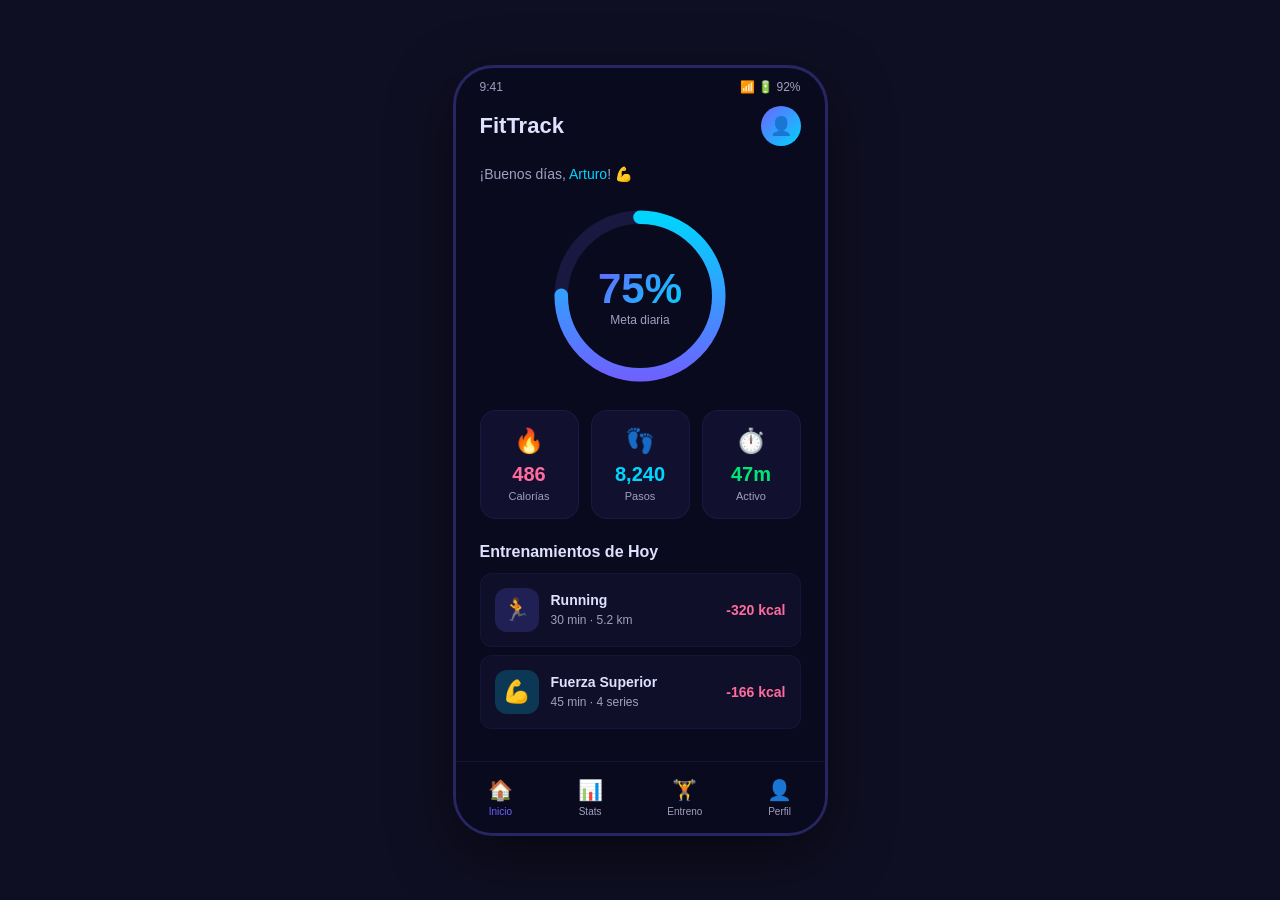
<file: demos/fittrack.html>
<!DOCTYPE html>
<html lang="es">
<head>
<meta charset="UTF-8"><meta name="viewport" content="width=device-width, initial-scale=1.0">
<title>FitTrack App - Demo</title>
<style>
*{margin:0;padding:0;box-sizing:border-box}
body{font-family:'Segoe UI',sans-serif;background:#0f0f23;color:#e0e0ff;display:flex;justify-content:center;align-items:center;min-height:100vh;padding:20px}
.phone{width:375px;max-width:100%;background:#0a0a1e;border-radius:40px;border:3px solid rgba(108,99,255,.3);overflow:hidden;box-shadow:0 20px 60px rgba(0,0,0,.5)}
.status-bar{display:flex;justify-content:space-between;padding:12px 24px;font-size:12px;color:#a0a0c0}
.app-header{padding:0 24px 20px;display:flex;justify-content:space-between;align-items:center}
.app-header h1{font-size:22px}
.app-header .avatar{width:40px;height:40px;border-radius:50%;background:linear-gradient(135deg,#6c63ff,#00d4ff);display:flex;align-items:center;justify-content:center;font-size:18px}
.greeting{padding:0 24px 24px;font-size:14px;color:#a0a0c0}
.greeting span{color:#00d4ff}
.progress-ring{display:flex;justify-content:center;padding:0 24px 24px}
.ring-container{position:relative;width:180px;height:180px}
.ring-svg{width:100%;height:100%;transform:rotate(-90deg)}
.ring-bg{fill:none;stroke:rgba(108,99,255,.15);stroke-width:12}
.ring-fill{fill:none;stroke:url(#gradient);stroke-width:12;stroke-linecap:round;stroke-dasharray:440;stroke-dashoffset:110;transition:1s}
.ring-text{position:absolute;inset:0;display:flex;flex-direction:column;align-items:center;justify-content:center}
.ring-percent{font-size:42px;font-weight:800;background:linear-gradient(135deg,#6c63ff,#00d4ff);-webkit-background-clip:text;-webkit-text-fill-color:transparent}
.ring-label{font-size:12px;color:#a0a0c0}
.stats-row{display:grid;grid-template-columns:repeat(3,1fr);gap:12px;padding:0 24px 24px}
.stat{background:rgba(20,20,55,.7);border-radius:16px;padding:16px;text-align:center;border:1px solid rgba(108,99,255,.1)}
.stat .icon{font-size:24px;margin-bottom:8px}
.stat .val{font-size:20px;font-weight:700}
.stat .lbl{font-size:11px;color:#a0a0c0;margin-top:4px}
.workouts{padding:0 24px 24px}
.workouts h3{font-size:16px;margin-bottom:12px}
.workout-item{display:flex;align-items:center;gap:12px;padding:14px;background:rgba(20,20,55,.5);border-radius:12px;margin-bottom:8px;border:1px solid rgba(108,99,255,.08)}
.workout-icon{width:44px;height:44px;border-radius:12px;display:flex;align-items:center;justify-content:center;font-size:22px}
.workout-info{flex:1}
.workout-info h4{font-size:14px;margin-bottom:2px}
.workout-info span{font-size:12px;color:#a0a0c0}
.workout-cal{font-size:14px;font-weight:700;color:#ff6b9d}
.bottom-nav{display:flex;justify-content:space-around;padding:16px 0;border-top:1px solid rgba(108,99,255,.1);background:rgba(10,10,30,.9)}
.bottom-nav a{font-size:22px;color:#a0a0c0;text-decoration:none;display:flex;flex-direction:column;align-items:center;gap:4px;font-size:20px}
.bottom-nav a span{font-size:10px}
.bottom-nav a.active{color:#6c63ff}
</style>
</head>
<body>
<div class="phone">
    <div class="status-bar"><span>9:41</span><span>📶 🔋 92%</span></div>
    <div class="app-header"><h1>FitTrack</h1><div class="avatar">👤</div></div>
    <div class="greeting">¡Buenos días, <span>Arturo</span>! 💪</div>
    <div class="progress-ring">
        <div class="ring-container">
            <svg class="ring-svg" viewBox="0 0 160 160">
                <defs><linearGradient id="gradient"><stop offset="0%" stop-color="#6c63ff"/><stop offset="100%" stop-color="#00d4ff"/></linearGradient></defs>
                <circle class="ring-bg" cx="80" cy="80" r="70"/>
                <circle class="ring-fill" cx="80" cy="80" r="70"/>
            </svg>
            <div class="ring-text">
                <span class="ring-percent">75%</span>
                <span class="ring-label">Meta diaria</span>
            </div>
        </div>
    </div>
    <div class="stats-row">
        <div class="stat"><div class="icon">🔥</div><div class="val" style="color:#ff6b9d">486</div><div class="lbl">Calorías</div></div>
        <div class="stat"><div class="icon">👣</div><div class="val" style="color:#00d4ff">8,240</div><div class="lbl">Pasos</div></div>
        <div class="stat"><div class="icon">⏱️</div><div class="val" style="color:#00e676">47m</div><div class="lbl">Activo</div></div>
    </div>
    <div class="workouts">
        <h3>Entrenamientos de Hoy</h3>
        <div class="workout-item">
            <div class="workout-icon" style="background:rgba(108,99,255,.2)">🏃</div>
            <div class="workout-info"><h4>Running</h4><span>30 min · 5.2 km</span></div>
            <div class="workout-cal">-320 kcal</div>
        </div>
        <div class="workout-item">
            <div class="workout-icon" style="background:rgba(0,212,255,.2)">💪</div>
            <div class="workout-info"><h4>Fuerza Superior</h4><span>45 min · 4 series</span></div>
            <div class="workout-cal">-166 kcal</div>
        </div>
    </div>
    <div class="bottom-nav">
        <a href="#" class="active">🏠<span>Inicio</span></a>
        <a href="#">📊<span>Stats</span></a>
        <a href="#">🏋️<span>Entreno</span></a>
        <a href="#">👤<span>Perfil</span></a>
    </div>
</div>
</body>
</html>
</file>
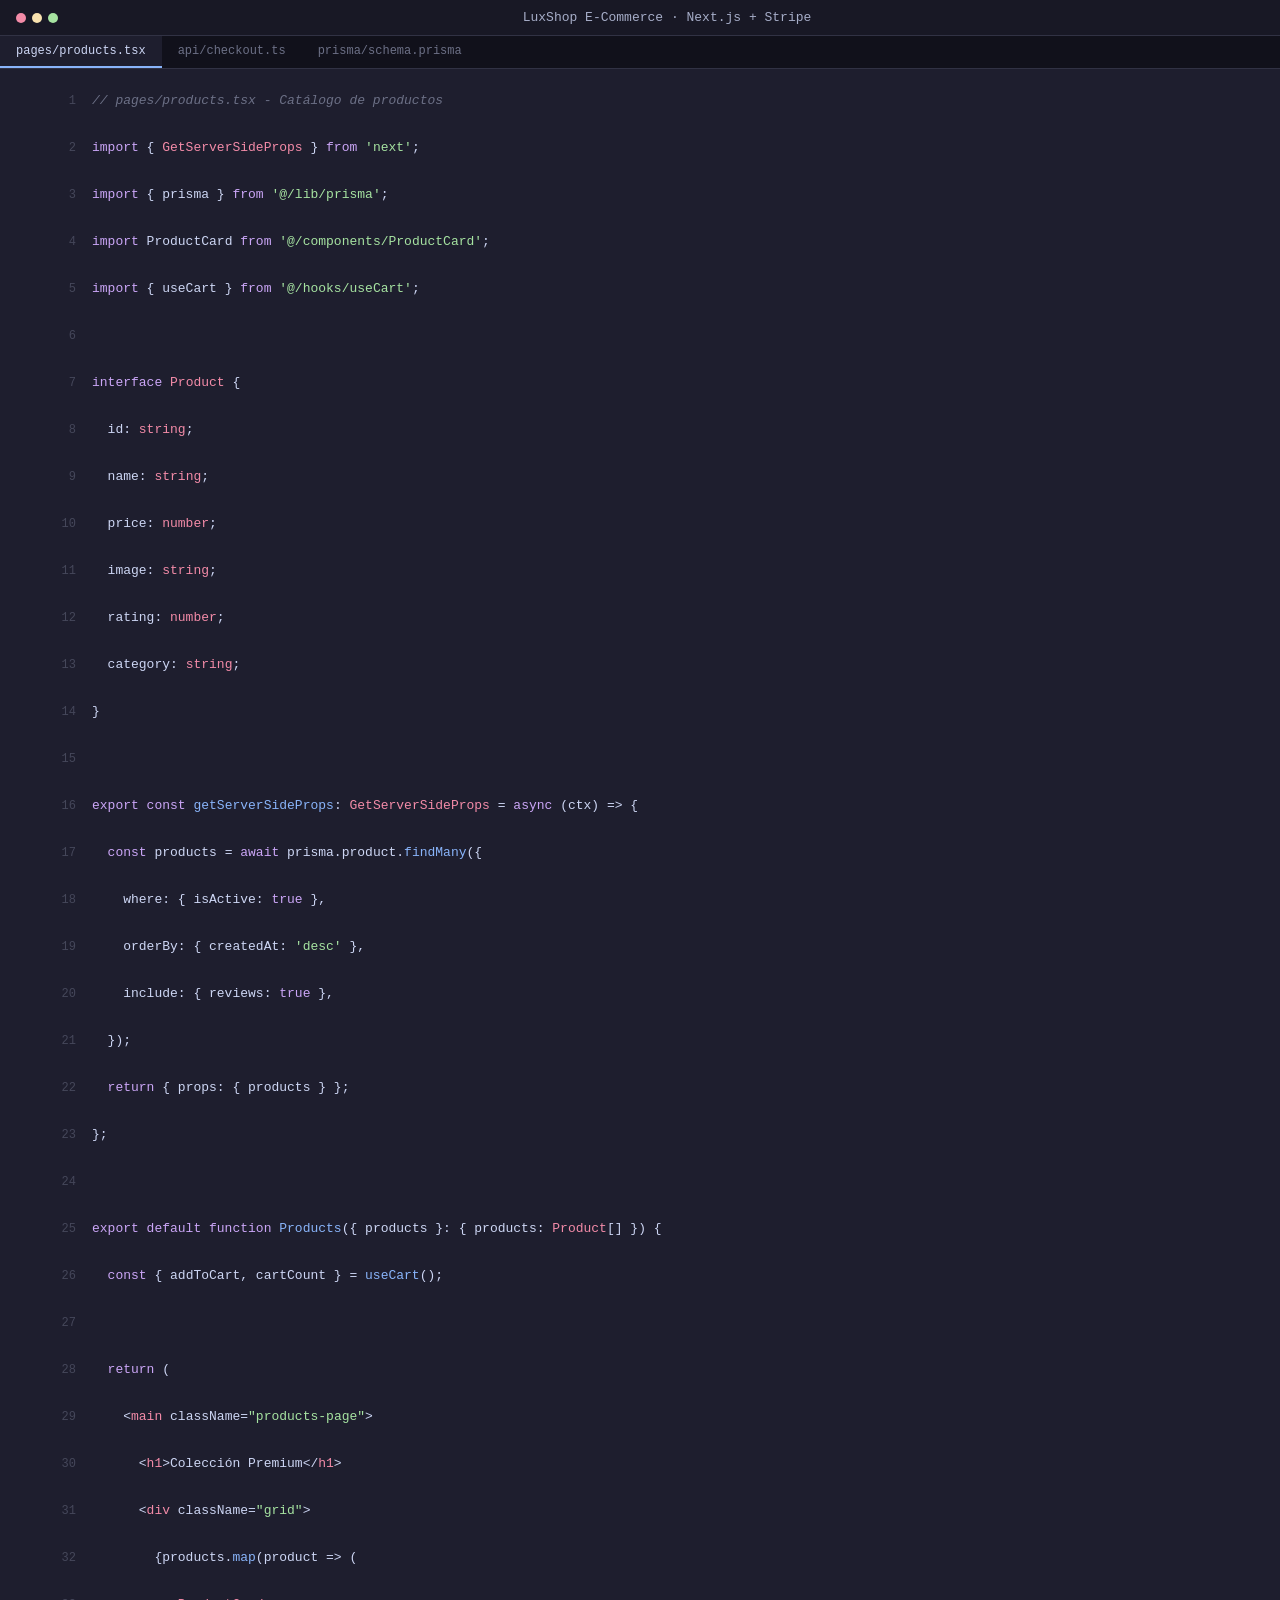
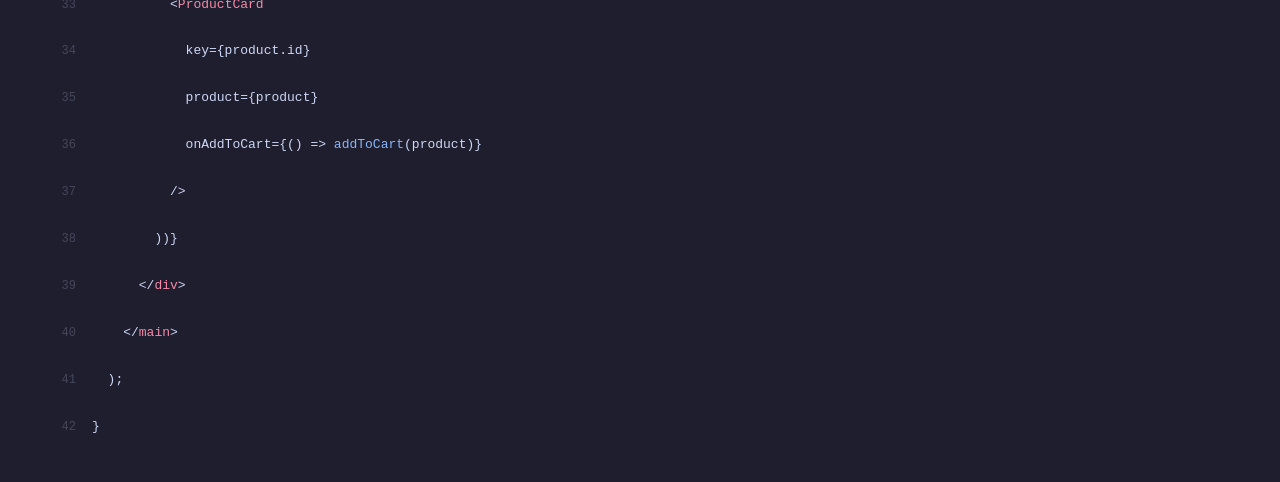
<file: demos/luxshop-code.html>
<!DOCTYPE html>
<html lang="es"><head><meta charset="UTF-8"><meta name="viewport" content="width=device-width,initial-scale=1.0"><title>Código - LuxShop</title>
<style>*{margin:0;padding:0;box-sizing:border-box}body{font-family:'Courier New',monospace;background:#1e1e2e;color:#cdd6f4}.toolbar{display:flex;align-items:center;gap:12px;padding:10px 16px;background:#181825;border-bottom:1px solid #313244;position:sticky;top:0}.toolbar .dots{display:flex;gap:6px}.toolbar .dots span{width:10px;height:10px;border-radius:50%}.toolbar .filename{font-size:13px;color:#a6adc8;flex:1;text-align:center}.tab-bar{display:flex;background:#11111b;border-bottom:1px solid #313244;overflow-x:auto}.tab{padding:8px 16px;font-size:12px;color:#6c7086;border-bottom:2px solid transparent;white-space:nowrap}.tab.active{color:#cdd6f4;background:#1e1e2e;border-bottom-color:#89b4fa}pre{padding:20px;font-size:13px;line-height:1.8;overflow-x:auto;counter-reset:line}.line{display:block;padding:0 16px}.line::before{counter-increment:line;content:counter(line);display:inline-block;width:40px;text-align:right;margin-right:16px;color:#45475a;font-size:12px}.kw{color:#cba6f7}.fn{color:#89b4fa}.str{color:#a6e3a1}.cm{color:#6c7086;font-style:italic}.num{color:#fab387}.typ{color:#f38ba8}</style></head><body>
<div class="toolbar"><div class="dots"><span style="background:#f38ba8"></span><span style="background:#f9e2af"></span><span style="background:#a6e3a1"></span></div><span class="filename">LuxShop E-Commerce · Next.js + Stripe</span></div>
<div class="tab-bar"><div class="tab active">pages/products.tsx</div><div class="tab">api/checkout.ts</div><div class="tab">prisma/schema.prisma</div></div>
<pre>
<span class="line"><span class="cm">// pages/products.tsx - Catálogo de productos</span></span>
<span class="line"><span class="kw">import</span> { <span class="typ">GetServerSideProps</span> } <span class="kw">from</span> <span class="str">'next'</span>;</span>
<span class="line"><span class="kw">import</span> { prisma } <span class="kw">from</span> <span class="str">'@/lib/prisma'</span>;</span>
<span class="line"><span class="kw">import</span> ProductCard <span class="kw">from</span> <span class="str">'@/components/ProductCard'</span>;</span>
<span class="line"><span class="kw">import</span> { useCart } <span class="kw">from</span> <span class="str">'@/hooks/useCart'</span>;</span>
<span class="line"></span>
<span class="line"><span class="kw">interface</span> <span class="typ">Product</span> {</span>
<span class="line">  id: <span class="typ">string</span>;</span>
<span class="line">  name: <span class="typ">string</span>;</span>
<span class="line">  price: <span class="typ">number</span>;</span>
<span class="line">  image: <span class="typ">string</span>;</span>
<span class="line">  rating: <span class="typ">number</span>;</span>
<span class="line">  category: <span class="typ">string</span>;</span>
<span class="line">}</span>
<span class="line"></span>
<span class="line"><span class="kw">export const</span> <span class="fn">getServerSideProps</span>: <span class="typ">GetServerSideProps</span> = <span class="kw">async</span> (ctx) => {</span>
<span class="line">  <span class="kw">const</span> products = <span class="kw">await</span> prisma.product.<span class="fn">findMany</span>({</span>
<span class="line">    where: { isActive: <span class="kw">true</span> },</span>
<span class="line">    orderBy: { createdAt: <span class="str">'desc'</span> },</span>
<span class="line">    include: { reviews: <span class="kw">true</span> },</span>
<span class="line">  });</span>
<span class="line">  <span class="kw">return</span> { props: { products } };</span>
<span class="line">};</span>
<span class="line"></span>
<span class="line"><span class="kw">export default function</span> <span class="fn">Products</span>({ products }: { products: <span class="typ">Product</span>[] }) {</span>
<span class="line">  <span class="kw">const</span> { addToCart, cartCount } = <span class="fn">useCart</span>();</span>
<span class="line"></span>
<span class="line">  <span class="kw">return</span> (</span>
<span class="line">    &lt;<span class="typ">main</span> className=<span class="str">"products-page"</span>&gt;</span>
<span class="line">      &lt;<span class="typ">h1</span>&gt;Colección Premium&lt;/<span class="typ">h1</span>&gt;</span>
<span class="line">      &lt;<span class="typ">div</span> className=<span class="str">"grid"</span>&gt;</span>
<span class="line">        {products.<span class="fn">map</span>(product =&gt; (</span>
<span class="line">          &lt;<span class="typ">ProductCard</span></span>
<span class="line">            key={product.id}</span>
<span class="line">            product={product}</span>
<span class="line">            onAddToCart={() =&gt; <span class="fn">addToCart</span>(product)}</span>
<span class="line">          /&gt;</span>
<span class="line">        ))}</span>
<span class="line">      &lt;/<span class="typ">div</span>&gt;</span>
<span class="line">    &lt;/<span class="typ">main</span>&gt;</span>
<span class="line">  );</span>
<span class="line">}</span>
</pre></body></html>
</file>
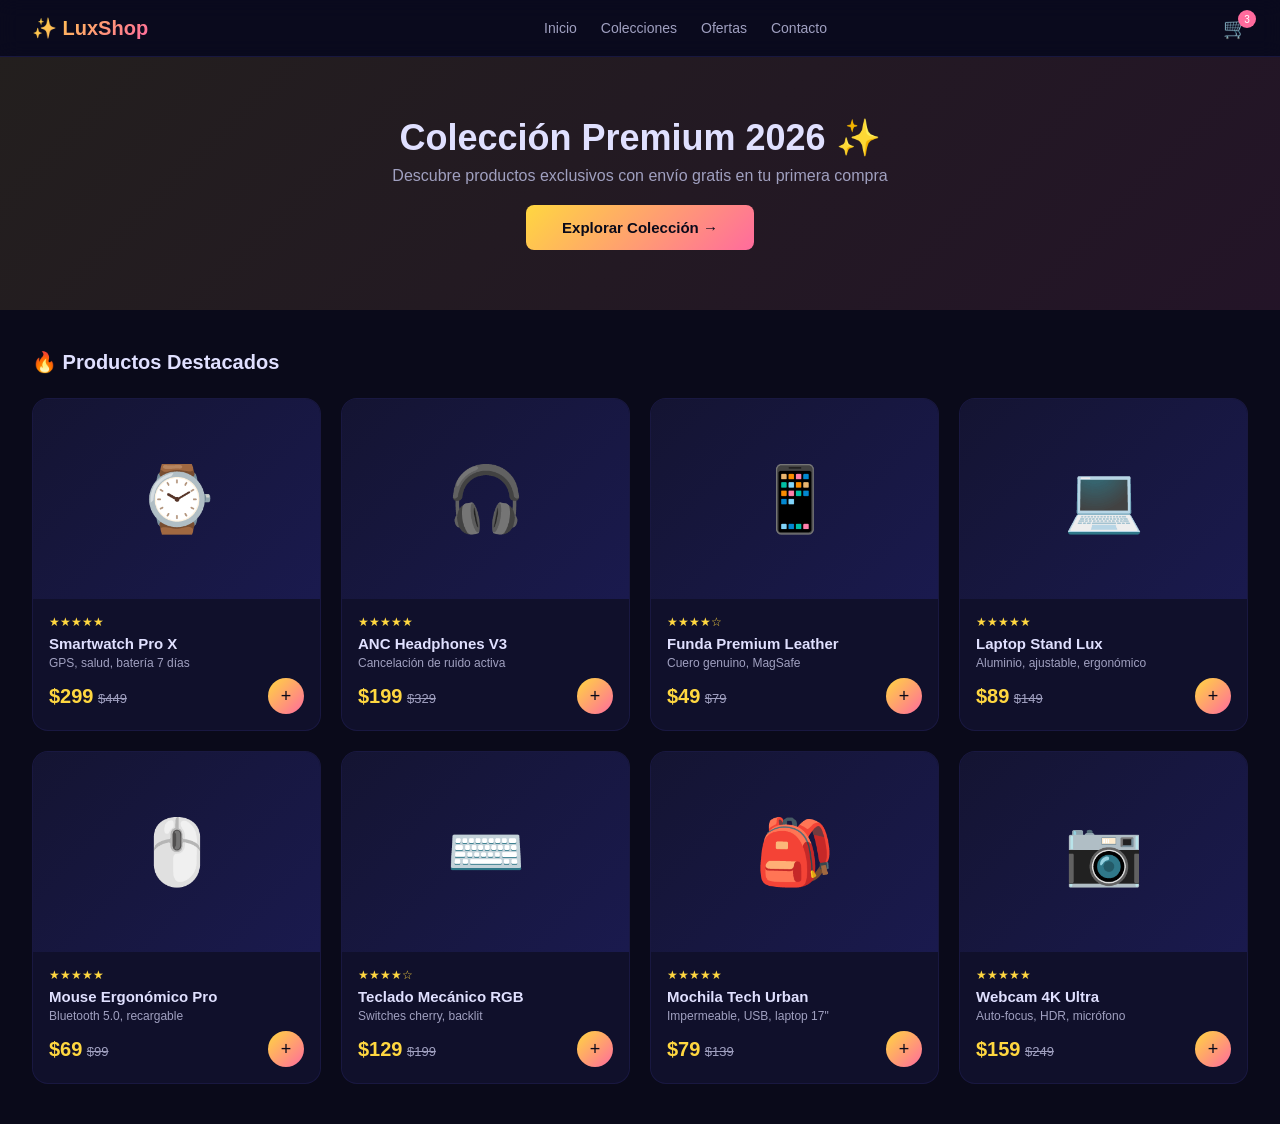
<file: demos/luxshop.html>
<!DOCTYPE html>
<html lang="es">
<head>
<meta charset="UTF-8"><meta name="viewport" content="width=device-width, initial-scale=1.0">
<title>LuxShop E-Commerce - Demo</title>
<style>
*{margin:0;padding:0;box-sizing:border-box}
body{font-family:'Segoe UI',sans-serif;background:#0a0a1a;color:#e0e0ff}
.topbar{display:flex;justify-content:space-between;align-items:center;padding:16px 32px;border-bottom:1px solid rgba(108,99,255,.15);background:rgba(10,10,30,.9);position:sticky;top:0;z-index:10;backdrop-filter:blur(10px)}
.topbar h1{font-size:20px;background:linear-gradient(135deg,#ffd740,#ff6b9d);-webkit-background-clip:text;-webkit-text-fill-color:transparent}
.topbar nav{display:flex;gap:24px}
.topbar nav a{color:#a0a0c0;text-decoration:none;font-size:14px;transition:.2s}
.topbar nav a:hover{color:#ffd740}
.cart-badge{position:relative;font-size:20px;cursor:pointer}
.cart-count{position:absolute;top:-6px;right:-8px;background:#ff6b9d;color:white;font-size:10px;width:18px;height:18px;border-radius:50%;display:flex;align-items:center;justify-content:center}
.hero-banner{background:linear-gradient(135deg,rgba(255,215,64,.1),rgba(255,107,157,.1));padding:60px 32px;text-align:center}
.hero-banner h2{font-size:36px;margin-bottom:8px}
.hero-banner p{color:#a0a0c0;font-size:16px;margin-bottom:20px}
.hero-banner button{padding:14px 36px;background:linear-gradient(135deg,#ffd740,#ff6b9d);border:none;border-radius:8px;color:#0a0a1a;font-weight:700;font-size:15px;cursor:pointer;transition:.3s}
.hero-banner button:hover{transform:scale(1.05);box-shadow:0 4px 20px rgba(255,215,64,.4)}
.section{padding:40px 32px}
.section h3{font-size:20px;margin-bottom:24px}
.products-grid{display:grid;grid-template-columns:repeat(4,1fr);gap:20px}
.product-card{background:rgba(20,20,55,.6);border:1px solid rgba(108,99,255,.1);border-radius:16px;overflow:hidden;transition:.3s;cursor:pointer}
.product-card:hover{transform:translateY(-4px);border-color:rgba(255,215,64,.3);box-shadow:0 8px 30px rgba(0,0,0,.3)}
.product-img{height:200px;background:linear-gradient(135deg,#141432,#1a1a4e);display:flex;align-items:center;justify-content:center;font-size:64px}
.product-info{padding:16px}
.product-name{font-size:15px;font-weight:600;margin-bottom:4px}
.product-desc{font-size:12px;color:#a0a0c0;margin-bottom:8px}
.product-price{display:flex;justify-content:space-between;align-items:center}
.product-price .price{font-size:20px;font-weight:700;color:#ffd740}
.product-price .old-price{font-size:13px;color:#a0a0c0;text-decoration:line-through}
.add-btn{width:36px;height:36px;border-radius:50%;background:linear-gradient(135deg,#ffd740,#ff6b9d);border:none;font-size:18px;cursor:pointer;transition:.2s;color:#0a0a1a}
.add-btn:hover{transform:scale(1.15)}
.stars{color:#ffd740;font-size:12px;margin-bottom:6px}
@media(max-width:768px){.products-grid{grid-template-columns:repeat(2,1fr)}.topbar nav{display:none}.hero-banner h2{font-size:24px}.section{padding:24px 16px}}
@media(max-width:480px){.products-grid{grid-template-columns:1fr}}
</style>
</head>
<body>
<div class="topbar">
    <h1>✨ LuxShop</h1>
    <nav><a href="#">Inicio</a><a href="#">Colecciones</a><a href="#">Ofertas</a><a href="#">Contacto</a></nav>
    <div class="cart-badge">🛒<span class="cart-count">3</span></div>
</div>
<div class="hero-banner">
    <h2>Colección Premium 2026 ✨</h2>
    <p>Descubre productos exclusivos con envío gratis en tu primera compra</p>
    <button>Explorar Colección →</button>
</div>
<div class="section">
    <h3>🔥 Productos Destacados</h3>
    <div class="products-grid">
        <div class="product-card">
            <div class="product-img">⌚</div>
            <div class="product-info">
                <div class="stars">★★★★★</div>
                <div class="product-name">Smartwatch Pro X</div>
                <div class="product-desc">GPS, salud, batería 7 días</div>
                <div class="product-price"><div><span class="price">$299</span> <span class="old-price">$449</span></div><button class="add-btn">+</button></div>
            </div>
        </div>
        <div class="product-card">
            <div class="product-img">🎧</div>
            <div class="product-info">
                <div class="stars">★★★★★</div>
                <div class="product-name">ANC Headphones V3</div>
                <div class="product-desc">Cancelación de ruido activa</div>
                <div class="product-price"><div><span class="price">$199</span> <span class="old-price">$329</span></div><button class="add-btn">+</button></div>
            </div>
        </div>
        <div class="product-card">
            <div class="product-img">📱</div>
            <div class="product-info">
                <div class="stars">★★★★☆</div>
                <div class="product-name">Funda Premium Leather</div>
                <div class="product-desc">Cuero genuino, MagSafe</div>
                <div class="product-price"><div><span class="price">$49</span> <span class="old-price">$79</span></div><button class="add-btn">+</button></div>
            </div>
        </div>
        <div class="product-card">
            <div class="product-img">💻</div>
            <div class="product-info">
                <div class="stars">★★★★★</div>
                <div class="product-name">Laptop Stand Lux</div>
                <div class="product-desc">Aluminio, ajustable, ergonómico</div>
                <div class="product-price"><div><span class="price">$89</span> <span class="old-price">$149</span></div><button class="add-btn">+</button></div>
            </div>
        </div>
        <div class="product-card">
            <div class="product-img">🖱️</div>
            <div class="product-info">
                <div class="stars">★★★★★</div>
                <div class="product-name">Mouse Ergonómico Pro</div>
                <div class="product-desc">Bluetooth 5.0, recargable</div>
                <div class="product-price"><div><span class="price">$69</span> <span class="old-price">$99</span></div><button class="add-btn">+</button></div>
            </div>
        </div>
        <div class="product-card">
            <div class="product-img">⌨️</div>
            <div class="product-info">
                <div class="stars">★★★★☆</div>
                <div class="product-name">Teclado Mecánico RGB</div>
                <div class="product-desc">Switches cherry, backlit</div>
                <div class="product-price"><div><span class="price">$129</span> <span class="old-price">$199</span></div><button class="add-btn">+</button></div>
            </div>
        </div>
        <div class="product-card">
            <div class="product-img">🎒</div>
            <div class="product-info">
                <div class="stars">★★★★★</div>
                <div class="product-name">Mochila Tech Urban</div>
                <div class="product-desc">Impermeable, USB, laptop 17"</div>
                <div class="product-price"><div><span class="price">$79</span> <span class="old-price">$139</span></div><button class="add-btn">+</button></div>
            </div>
        </div>
        <div class="product-card">
            <div class="product-img">📷</div>
            <div class="product-info">
                <div class="stars">★★★★★</div>
                <div class="product-name">Webcam 4K Ultra</div>
                <div class="product-desc">Auto-focus, HDR, micrófono</div>
                <div class="product-price"><div><span class="price">$159</span> <span class="old-price">$249</span></div><button class="add-btn">+</button></div>
            </div>
        </div>
    </div>
</div>
</body>
</html>
</file>
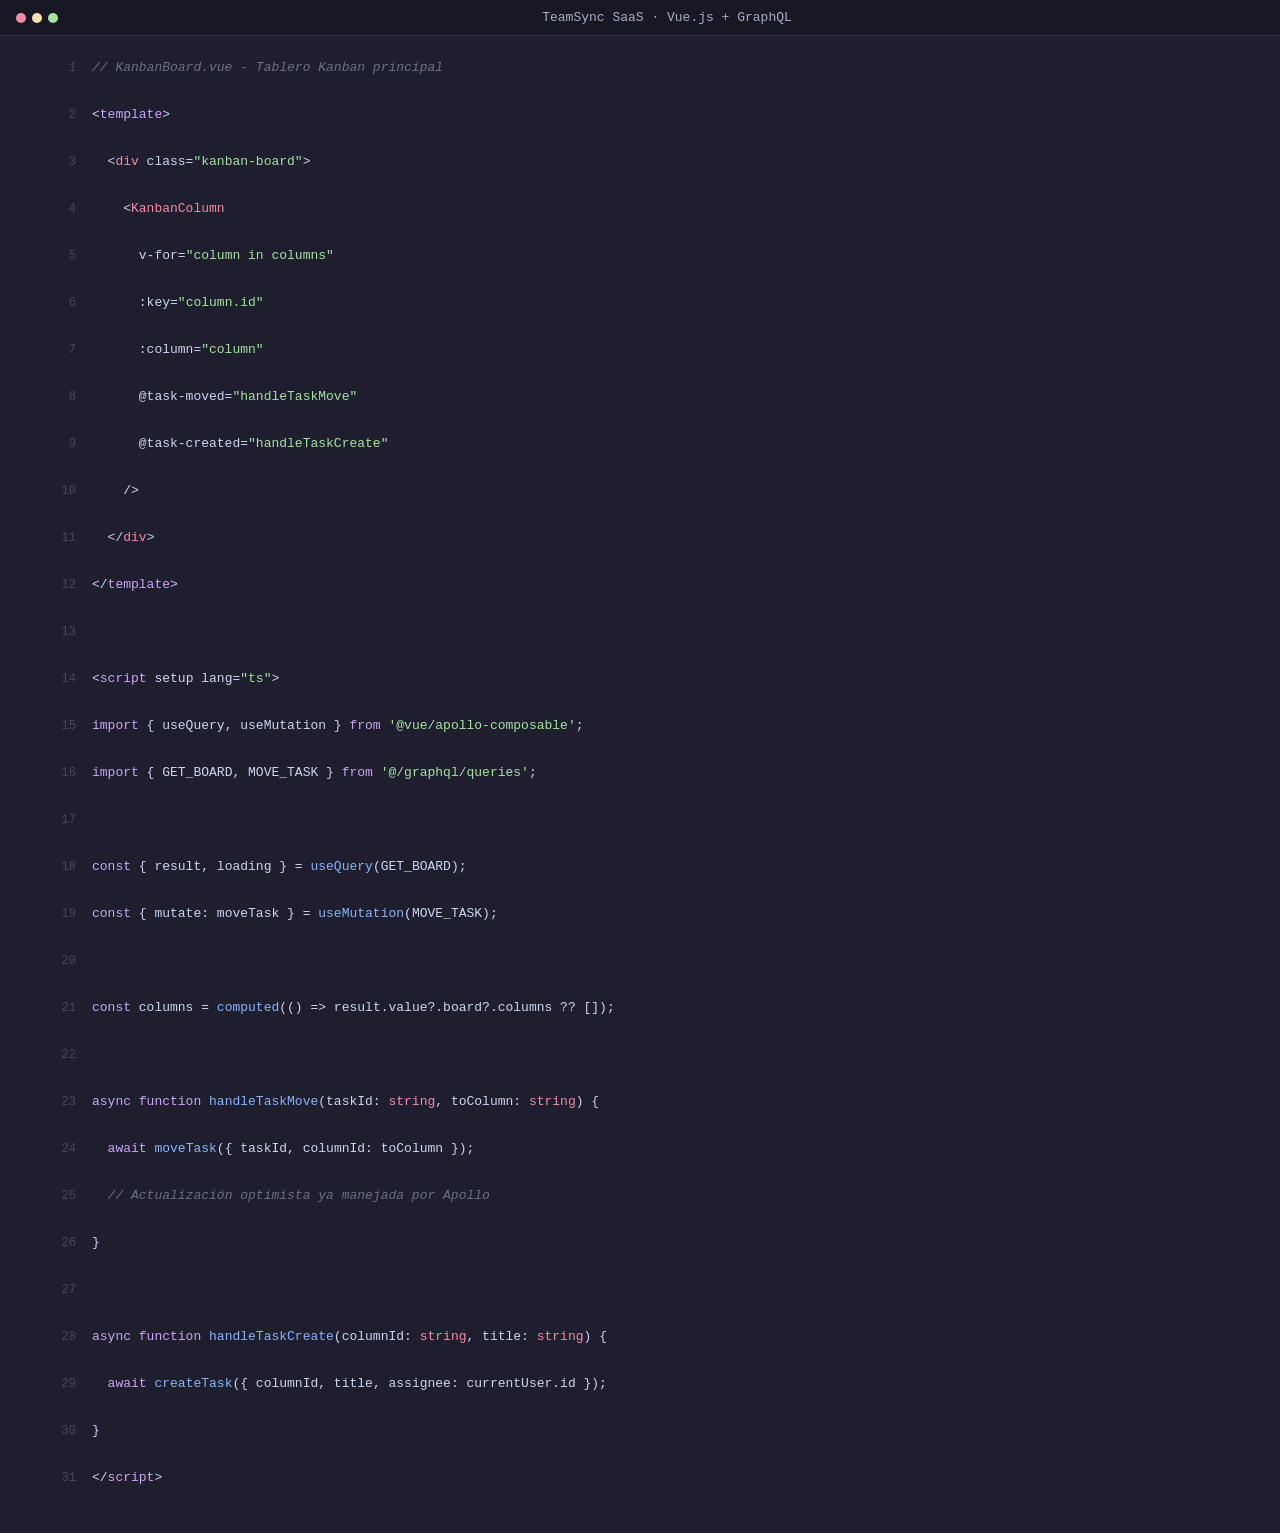
<file: demos/teamsync-code.html>
<!DOCTYPE html>
<html lang="es"><head><meta charset="UTF-8"><meta name="viewport" content="width=device-width,initial-scale=1.0"><title>Código - TeamSync</title>
<style>*{margin:0;padding:0;box-sizing:border-box}body{font-family:'Courier New',monospace;background:#1e1e2e;color:#cdd6f4}.toolbar{display:flex;align-items:center;gap:12px;padding:10px 16px;background:#181825;border-bottom:1px solid #313244;position:sticky;top:0}.toolbar .dots{display:flex;gap:6px}.toolbar .dots span{width:10px;height:10px;border-radius:50%}.toolbar .filename{font-size:13px;color:#a6adc8;flex:1;text-align:center}pre{padding:20px;font-size:13px;line-height:1.8;overflow-x:auto;counter-reset:line}.line{display:block;padding:0 16px}.line::before{counter-increment:line;content:counter(line);display:inline-block;width:40px;text-align:right;margin-right:16px;color:#45475a;font-size:12px}.kw{color:#cba6f7}.fn{color:#89b4fa}.str{color:#a6e3a1}.cm{color:#6c7086;font-style:italic}.num{color:#fab387}.typ{color:#f38ba8}</style></head><body>
<div class="toolbar"><div class="dots"><span style="background:#f38ba8"></span><span style="background:#f9e2af"></span><span style="background:#a6e3a1"></span></div><span class="filename">TeamSync SaaS · Vue.js + GraphQL</span></div>
<pre>
<span class="line"><span class="cm">// KanbanBoard.vue - Tablero Kanban principal</span></span>
<span class="line">&lt;<span class="kw">template</span>&gt;</span>
<span class="line">  &lt;<span class="typ">div</span> class=<span class="str">"kanban-board"</span>&gt;</span>
<span class="line">    &lt;<span class="typ">KanbanColumn</span></span>
<span class="line">      v-for=<span class="str">"column in columns"</span></span>
<span class="line">      :key=<span class="str">"column.id"</span></span>
<span class="line">      :column=<span class="str">"column"</span></span>
<span class="line">      @task-moved=<span class="str">"handleTaskMove"</span></span>
<span class="line">      @task-created=<span class="str">"handleTaskCreate"</span></span>
<span class="line">    /&gt;</span>
<span class="line">  &lt;/<span class="typ">div</span>&gt;</span>
<span class="line">&lt;/<span class="kw">template</span>&gt;</span>
<span class="line"></span>
<span class="line">&lt;<span class="kw">script</span> setup lang=<span class="str">"ts"</span>&gt;</span>
<span class="line"><span class="kw">import</span> { useQuery, useMutation } <span class="kw">from</span> <span class="str">'@vue/apollo-composable'</span>;</span>
<span class="line"><span class="kw">import</span> { GET_BOARD, MOVE_TASK } <span class="kw">from</span> <span class="str">'@/graphql/queries'</span>;</span>
<span class="line"></span>
<span class="line"><span class="kw">const</span> { result, loading } = <span class="fn">useQuery</span>(GET_BOARD);</span>
<span class="line"><span class="kw">const</span> { mutate: moveTask } = <span class="fn">useMutation</span>(MOVE_TASK);</span>
<span class="line"></span>
<span class="line"><span class="kw">const</span> columns = <span class="fn">computed</span>(() =&gt; result.value?.board?.columns ?? []);</span>
<span class="line"></span>
<span class="line"><span class="kw">async function</span> <span class="fn">handleTaskMove</span>(taskId: <span class="typ">string</span>, toColumn: <span class="typ">string</span>) {</span>
<span class="line">  <span class="kw">await</span> <span class="fn">moveTask</span>({ taskId, columnId: toColumn });</span>
<span class="line">  <span class="cm">// Actualización optimista ya manejada por Apollo</span></span>
<span class="line">}</span>
<span class="line"></span>
<span class="line"><span class="kw">async function</span> <span class="fn">handleTaskCreate</span>(columnId: <span class="typ">string</span>, title: <span class="typ">string</span>) {</span>
<span class="line">  <span class="kw">await</span> <span class="fn">createTask</span>({ columnId, title, assignee: currentUser.id });</span>
<span class="line">}</span>
<span class="line">&lt;/<span class="kw">script</span>&gt;</span>
</pre></body></html>
</file>
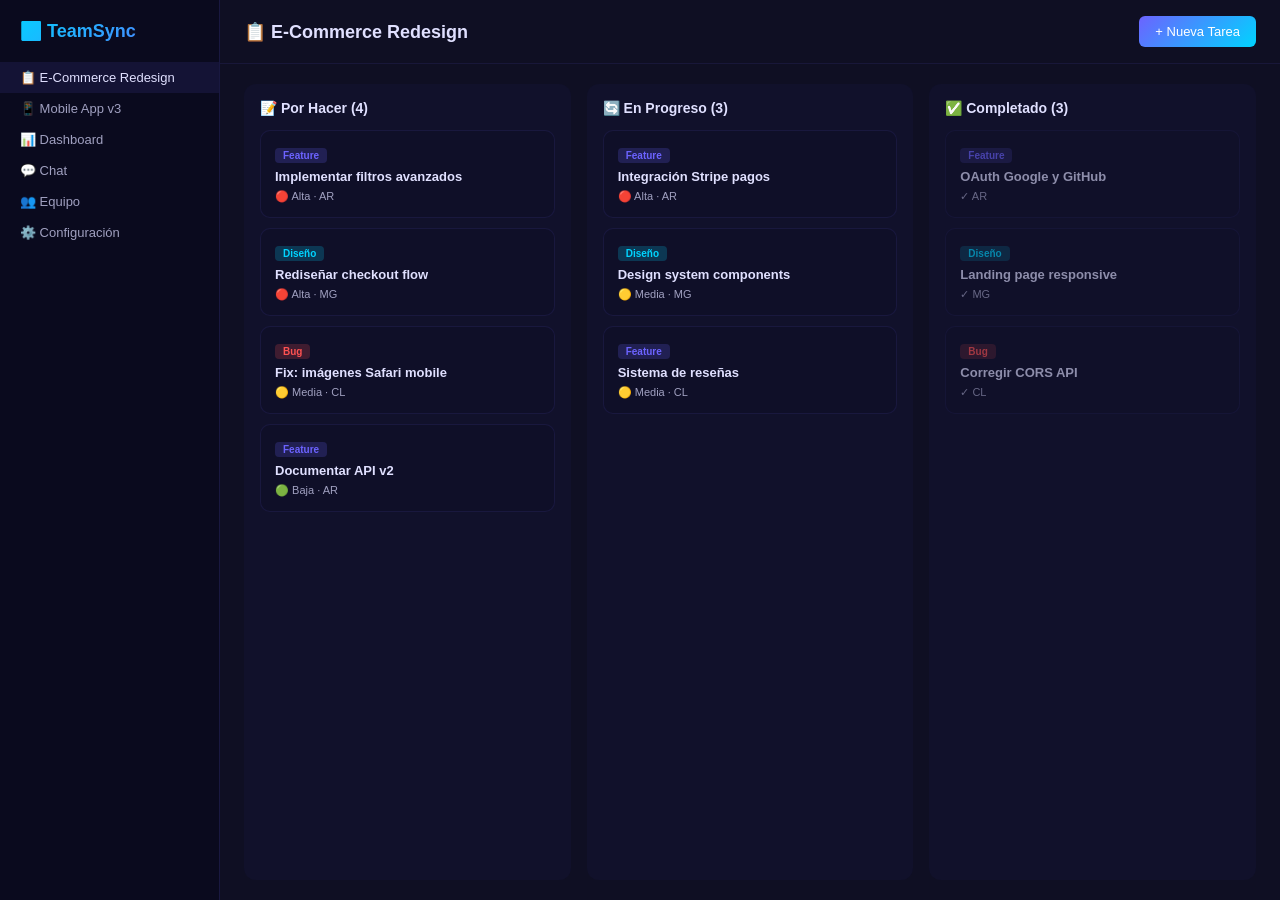
<file: demos/teamsync.html>
<!DOCTYPE html>
<html lang="es"><head><meta charset="UTF-8"><meta name="viewport" content="width=device-width,initial-scale=1.0"><title>TeamSync SaaS - Demo</title>
<style>*{margin:0;padding:0;box-sizing:border-box}body{font-family:'Segoe UI',sans-serif;background:#0f0f23;color:#e0e0ff;display:flex;height:100vh}.sidebar{width:220px;background:#0a0a1e;border-right:1px solid rgba(108,99,255,.15);padding:20px 0;flex-shrink:0}.sidebar h2{padding:0 20px 20px;font-size:18px;background:linear-gradient(135deg,#00d4ff,#6c63ff);-webkit-background-clip:text;-webkit-text-fill-color:transparent}.sidebar a{display:flex;align-items:center;gap:8px;padding:8px 20px;color:#a0a0c0;text-decoration:none;font-size:13px;transition:.2s}.sidebar a:hover,.sidebar a.active{background:rgba(108,99,255,.1);color:#e0e0ff}.main{flex:1;display:flex;flex-direction:column;overflow:hidden}.top{display:flex;justify-content:space-between;align-items:center;padding:16px 24px;border-bottom:1px solid rgba(108,99,255,.1)}.top h2{font-size:18px}.kanban{display:flex;gap:16px;padding:20px 24px;flex:1;overflow-x:auto}.col{min-width:260px;flex:1;background:rgba(20,20,55,.4);border-radius:12px;padding:16px}.col-title{font-size:14px;font-weight:600;margin-bottom:14px}.card{background:rgba(15,15,40,.8);border:1px solid rgba(108,99,255,.1);border-radius:10px;padding:14px;margin-bottom:10px;cursor:grab;transition:.2s}.card:hover{border-color:rgba(108,99,255,.3)}.card h5{font-size:13px;margin-bottom:6px}.tag{padding:2px 8px;border-radius:4px;font-size:10px;font-weight:600;margin-bottom:6px;display:inline-block}.t1{background:rgba(108,99,255,.2);color:#6c63ff}.t2{background:rgba(255,82,82,.2);color:#ff5252}.t3{background:rgba(0,212,255,.2);color:#00d4ff}.meta{font-size:11px;color:#a0a0c0}@media(max-width:768px){.sidebar{display:none}.kanban{flex-direction:column}.col{min-width:auto}}</style></head>
<body><div class="sidebar"><h2>🔄 TeamSync</h2><a href="#" class="active">📋 E-Commerce Redesign</a><a href="#">📱 Mobile App v3</a><a href="#">📊 Dashboard</a><a href="#">💬 Chat</a><a href="#">👥 Equipo</a><a href="#">⚙️ Configuración</a></div>
<div class="main"><div class="top"><h2>📋 E-Commerce Redesign</h2><button style="padding:8px 16px;background:linear-gradient(135deg,#6c63ff,#00d4ff);border:none;border-radius:6px;color:white;font-size:13px;cursor:pointer">+ Nueva Tarea</button></div>
<div class="kanban"><div class="col"><div class="col-title">📝 Por Hacer (4)</div><div class="card"><span class="tag t1">Feature</span><h5>Implementar filtros avanzados</h5><div class="meta">🔴 Alta · AR</div></div><div class="card"><span class="tag t3">Diseño</span><h5>Rediseñar checkout flow</h5><div class="meta">🔴 Alta · MG</div></div><div class="card"><span class="tag t2">Bug</span><h5>Fix: imágenes Safari mobile</h5><div class="meta">🟡 Media · CL</div></div><div class="card"><span class="tag t1">Feature</span><h5>Documentar API v2</h5><div class="meta">🟢 Baja · AR</div></div></div>
<div class="col"><div class="col-title">🔄 En Progreso (3)</div><div class="card"><span class="tag t1">Feature</span><h5>Integración Stripe pagos</h5><div class="meta">🔴 Alta · AR</div></div><div class="card"><span class="tag t3">Diseño</span><h5>Design system components</h5><div class="meta">🟡 Media · MG</div></div><div class="card"><span class="tag t1">Feature</span><h5>Sistema de reseñas</h5><div class="meta">🟡 Media · CL</div></div></div>
<div class="col"><div class="col-title">✅ Completado (3)</div><div class="card" style="opacity:.6"><span class="tag t1">Feature</span><h5>OAuth Google y GitHub</h5><div class="meta">✓ AR</div></div><div class="card" style="opacity:.6"><span class="tag t3">Diseño</span><h5>Landing page responsive</h5><div class="meta">✓ MG</div></div><div class="card" style="opacity:.6"><span class="tag t2">Bug</span><h5>Corregir CORS API</h5><div class="meta">✓ CL</div></div></div></div></div></body></html>
</file>
